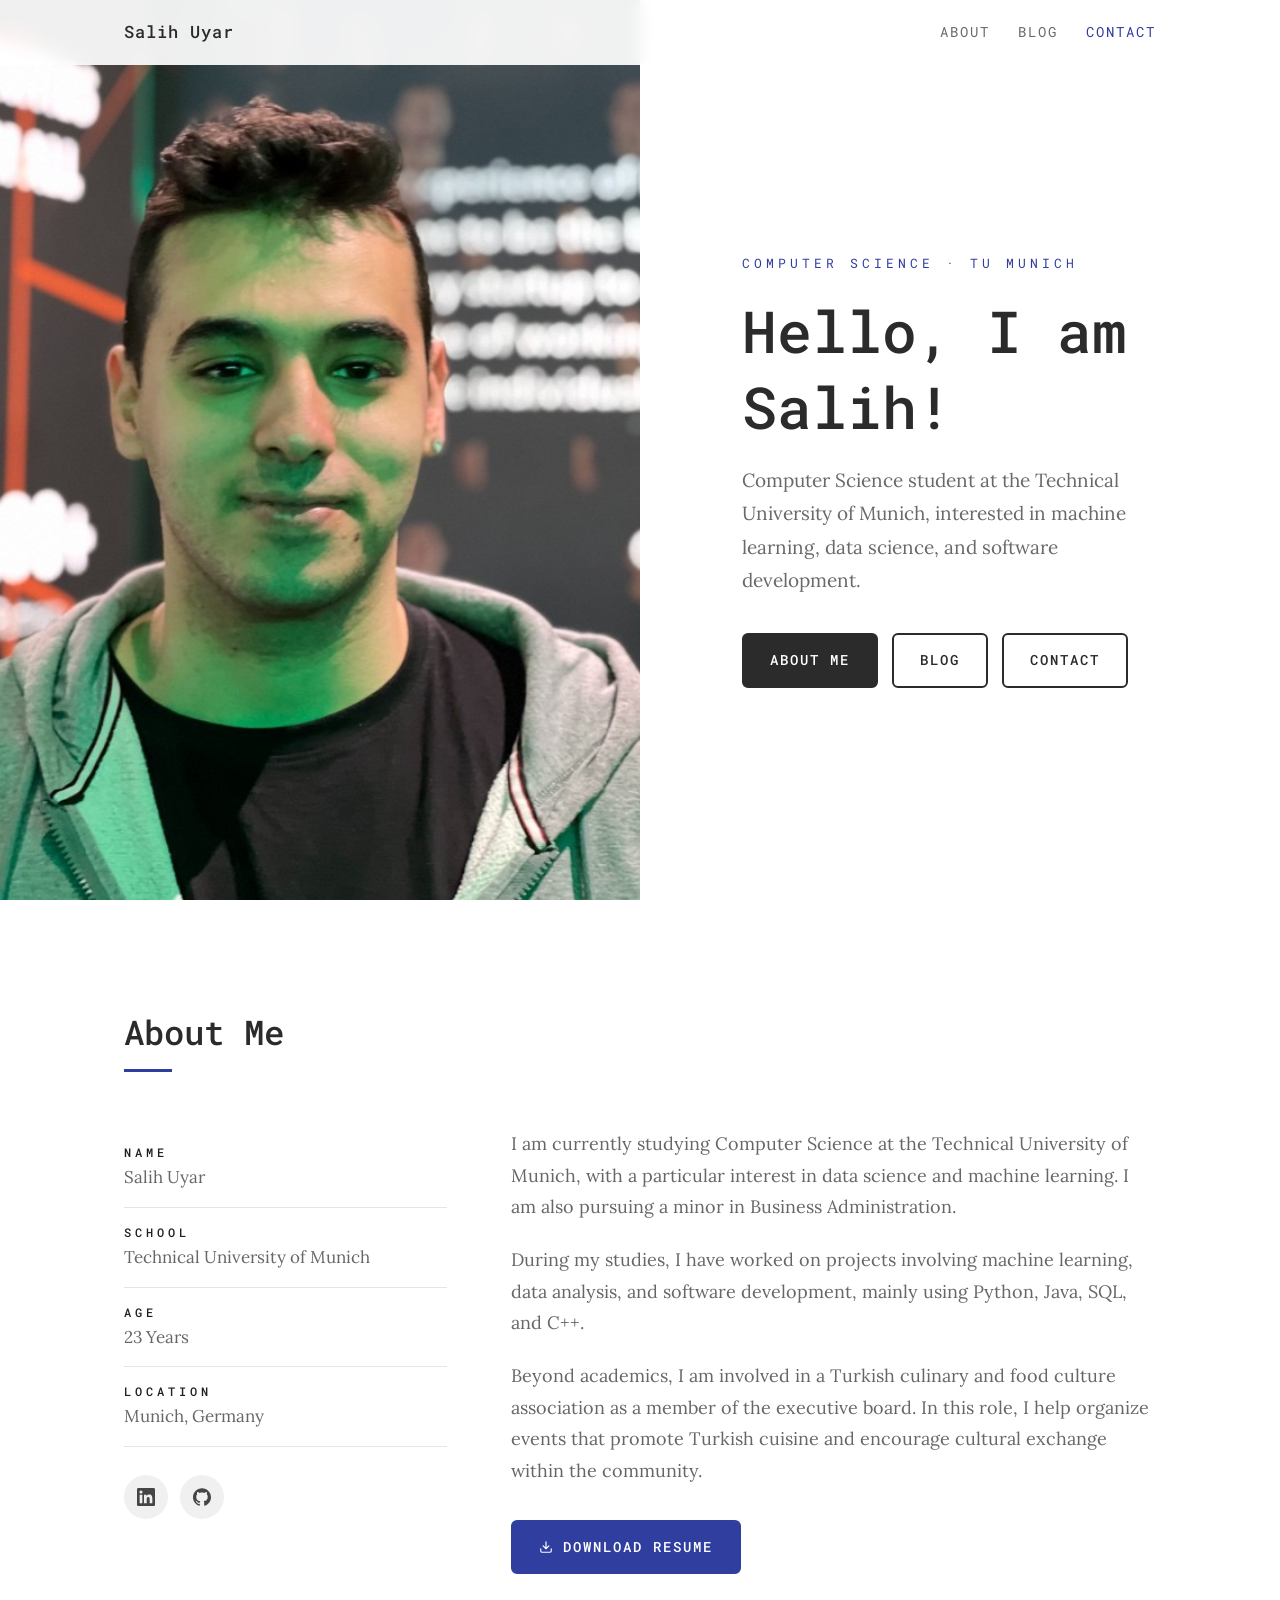
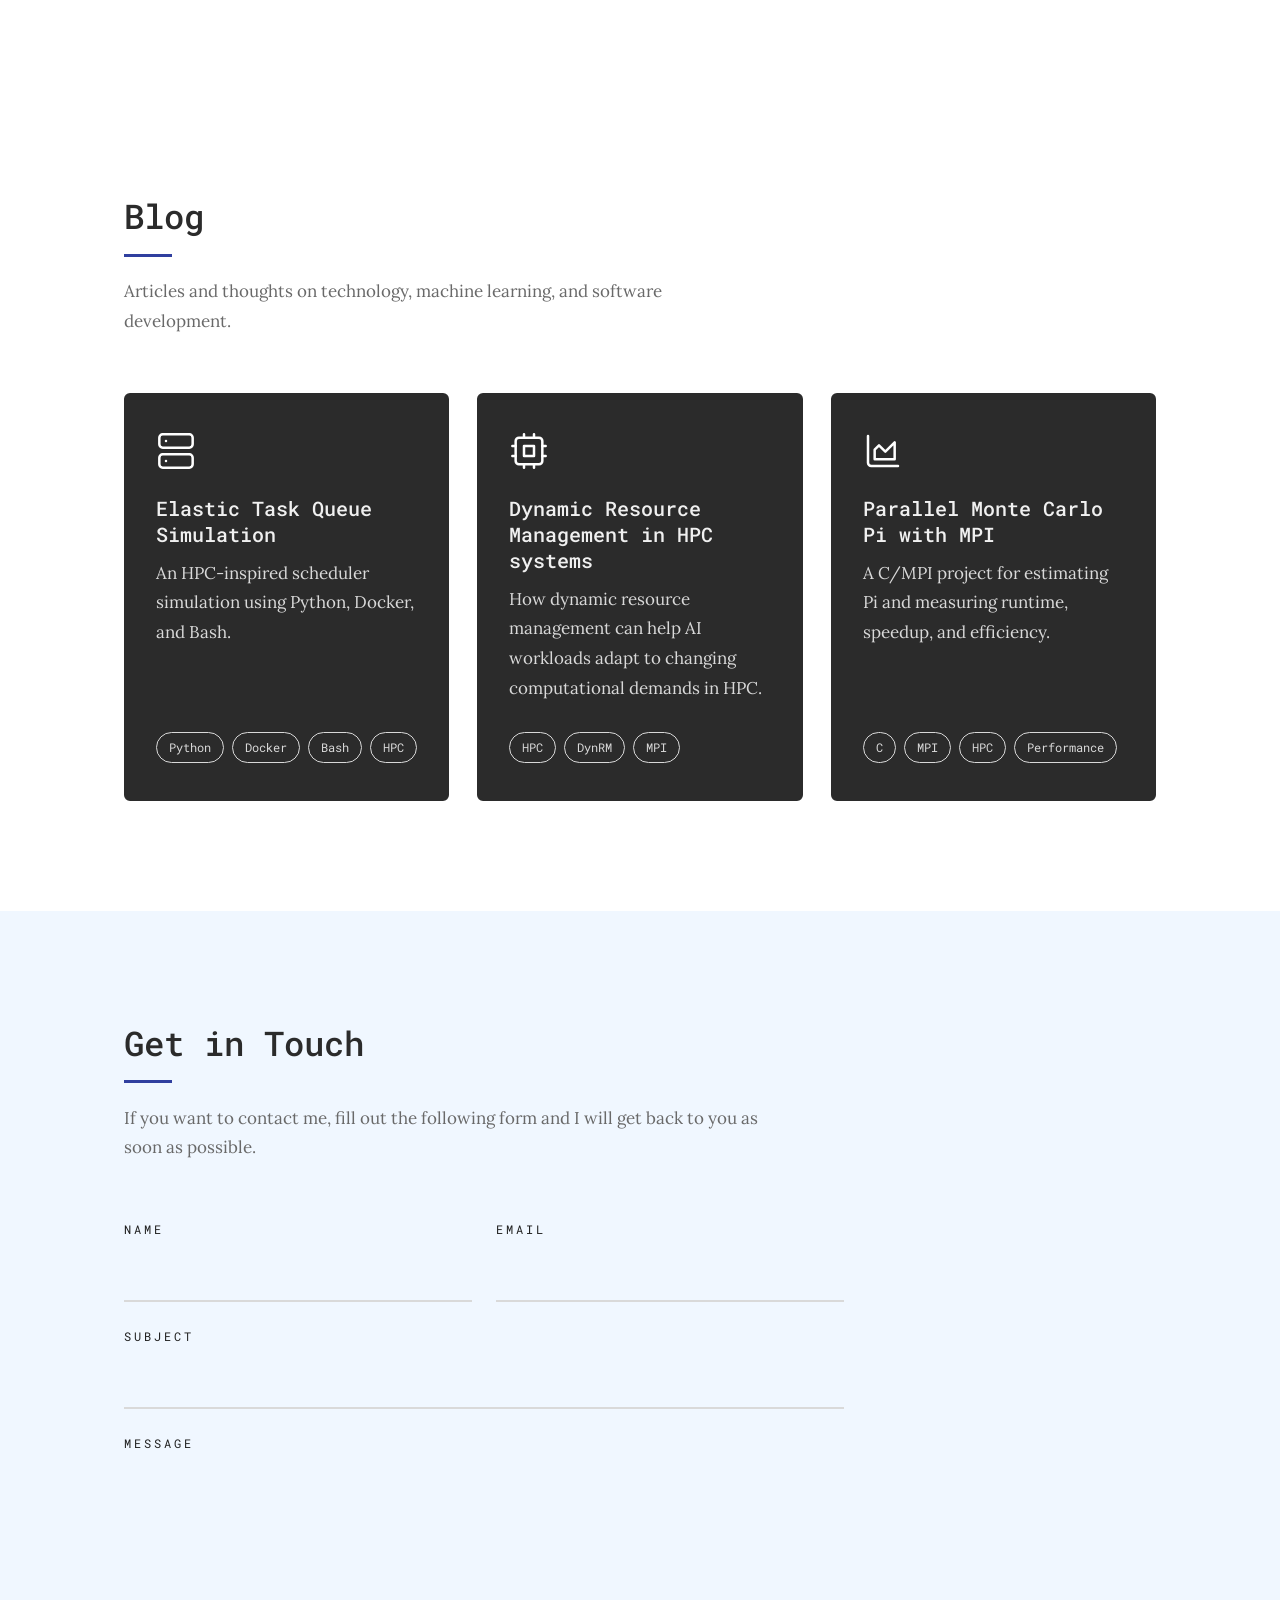
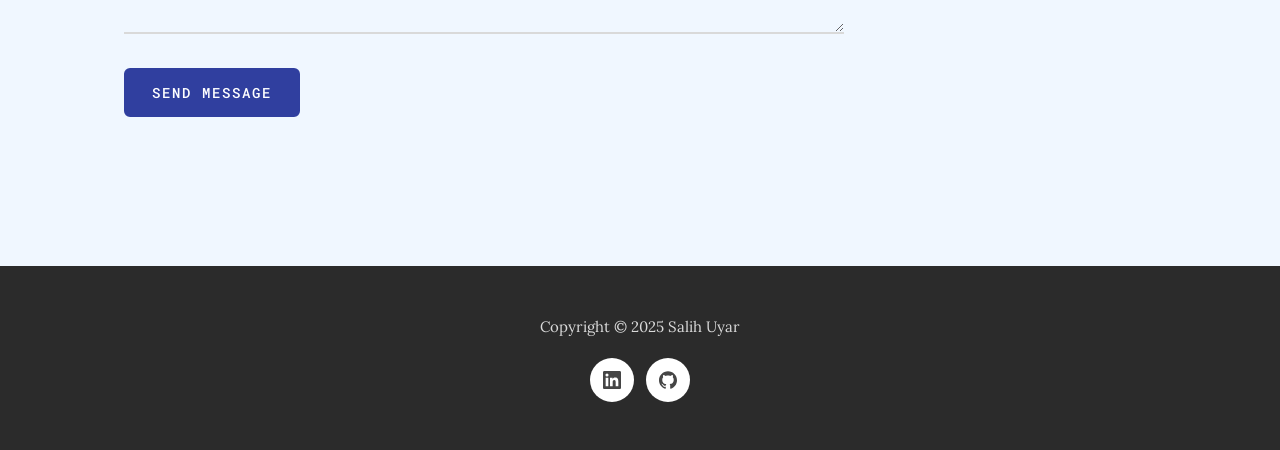
<file: index.html>
<!DOCTYPE html>
<html lang="en">

<head>
    <meta charset="UTF-8">
    <meta name="viewport" content="width=device-width, initial-scale=1.0">

    <meta name="google-site-verification" content="fWH8xmeEzrfW56pmObDDENPOhvNHzvVaJUzJxGHtKW8">
    <meta name="description" content="Salih Uyar is a Computer Science student at the Technical University of Munich, interested in machine learning, data science, and software development.">
    <meta name="classification" content="Personal">
    <meta name="robots" content="ALL">
    <meta name="distribution" content="Global">
    <meta name="rating" content="Safe For Kids">
    <meta name="copyright" content="2025, Salih Uyar">
    <meta name="author" content="Salih Uyar">

    <title>Salih Uyar's Personal Website</title>

    <link rel="preconnect" href="https://fonts.googleapis.com">
    <link rel="preconnect" href="https://fonts.gstatic.com" crossorigin>
    <link rel="stylesheet" href="https://fonts.googleapis.com/css2?family=Lora:ital,wght@0,400;0,700;1,400&family=Roboto+Mono:wght@400;500&display=swap">
    <link rel="stylesheet" href="css/style.css">
</head>

<body>

<svg xmlns="http://www.w3.org/2000/svg" style="display:none">
    <symbol id="i-github" viewBox="0 0 24 24">
        <path d="M12 .297c-6.63 0-12 5.373-12 12 0 5.303 3.438 9.8 8.205 11.385.6.113.82-.258.82-.577 0-.285-.01-1.04-.015-2.04-3.338.724-4.042-1.61-4.042-1.61C4.422 18.07 3.633 17.7 3.633 17.7c-1.087-.744.084-.729.084-.729 1.205.084 1.838 1.236 1.838 1.236 1.07 1.835 2.809 1.305 3.495.998.108-.776.417-1.305.76-1.605-2.665-.3-5.466-1.332-5.466-5.93 0-1.31.465-2.38 1.235-3.22-.135-.303-.54-1.523.105-3.176 0 0 1.005-.322 3.3 1.23.96-.267 1.98-.399 3-.405 1.02.006 2.04.138 3 .405 2.28-1.552 3.285-1.23 3.285-1.23.645 1.653.24 2.873.12 3.176.765.84 1.23 1.91 1.23 3.22 0 4.61-2.805 5.625-5.475 5.92.42.36.81 1.096.81 2.22 0 1.606-.015 2.896-.015 3.286 0 .315.21.69.825.57C20.565 22.092 24 17.592 24 12.297c0-6.627-5.373-12-12-12"/>
    </symbol>
    <symbol id="i-linkedin" viewBox="0 0 24 24">
        <path d="M20.447 20.452h-3.554v-5.569c0-1.328-.027-3.037-1.852-3.037-1.853 0-2.136 1.445-2.136 2.939v5.667H9.351V9h3.414v1.561h.046c.477-.9 1.637-1.85 3.37-1.85 3.601 0 4.267 2.37 4.267 5.455v6.286zM5.337 7.433a2.062 2.062 0 1 1 0-4.125 2.062 2.062 0 0 1 0 4.125zm1.782 13.019H3.555V9h3.564v11.452zM22.225 0H1.771C.792 0 0 .774 0 1.729v20.542C0 23.227.792 24 1.771 24h20.451C23.2 24 24 23.227 24 22.271V1.729C24 .774 23.2 0 22.222 0h.003z"/>
    </symbol>
    <symbol id="i-server" viewBox="0 0 24 24">
        <g fill="none" stroke="currentColor" stroke-width="1.5" stroke-linecap="round" stroke-linejoin="round">
            <rect x="2" y="2" width="20" height="8" rx="2"/>
            <rect x="2" y="14" width="20" height="8" rx="2"/>
            <path d="M6 6h.01M6 18h.01"/>
        </g>
    </symbol>
    <symbol id="i-cpu" viewBox="0 0 24 24">
        <g fill="none" stroke="currentColor" stroke-width="1.5" stroke-linecap="round" stroke-linejoin="round">
            <rect x="4" y="4" width="16" height="16" rx="2"/>
            <rect x="9" y="9" width="6" height="6"/>
            <path d="M15 2v2M15 20v2M2 15h2M2 9h2M20 15h2M20 9h2M9 2v2M9 20v2"/>
        </g>
    </symbol>
    <symbol id="i-chart" viewBox="0 0 24 24">
        <g fill="none" stroke="currentColor" stroke-width="1.5" stroke-linecap="round" stroke-linejoin="round">
            <path d="M3 3v16a2 2 0 0 0 2 2h16"/>
            <path d="M7 11.2l2.6-2.6 3.8 3.8 5.6-5.6V17H7z"/>
        </g>
    </symbol>
    <symbol id="i-download" viewBox="0 0 24 24">
        <g fill="none" stroke="currentColor" stroke-width="2" stroke-linecap="round" stroke-linejoin="round">
            <path d="M21 15v4a2 2 0 0 1-2 2H5a2 2 0 0 1-2-2v-4M7 10l5 5 5-5M12 15V3"/>
        </g>
    </symbol>
</svg>


<nav class="nav" id="nav">
    <div class="container">
        <a href="#home" class="nav-brand">Salih Uyar</a>
        <ul class="nav-links">
            <li><a href="#about">About</a></li>
            <li><a href="#blog">Blog</a></li>
            <li><a href="#contact">Contact</a></li>
        </ul>
    </div>
</nav>


<header class="hero" id="home">
    <div class="hero-photo" role="img" aria-label="Photo of Salih Uyar"></div>

    <div class="hero-text">
        <p class="eyebrow reveal">Computer Science · TU Munich</p>
        <h1 class="reveal">Hello, I am Salih!</h1>
        <p class="hero-lead reveal">
            Computer Science student at the Technical University of Munich,
            interested in machine learning, data science, and software development.
        </p>
        <div class="hero-actions reveal">
            <a href="#about" class="btn">About Me</a>
            <a href="#blog" class="btn btn-outline">Blog</a>
            <a href="#contact" class="btn btn-outline">Contact</a>
        </div>
    </div>
</header>


<main>

<section class="section" id="about">
    <div class="container">

        <div class="section-head reveal">
            <h2>About Me</h2>
        </div>

        <div class="about-grid">

            <div class="reveal">
                <ul class="info-list">
                    <li><strong>Name</strong><span>Salih Uyar</span></li>
                    <li><strong>School</strong><span>Technical University of Munich</span></li>
                    <li><strong>Age</strong><span>23 Years</span></li>
                    <li><strong>Location</strong><span>Munich, Germany</span></li>
                </ul>

                <ul class="social">
                    <li>
                        <a href="https://www.linkedin.com/in/salih-uyar-aa7991231/" target="_blank" rel="noopener" aria-label="LinkedIn">
                            <svg class="icon"><use href="#i-linkedin"/></svg>
                        </a>
                    </li>
                    <li>
                        <a href="https://github.com/salihuyar38" target="_blank" rel="noopener" aria-label="GitHub">
                            <svg class="icon"><use href="#i-github"/></svg>
                        </a>
                    </li>
                </ul>
            </div>

            <div class="about-text reveal">
                <p>
                    I am currently studying Computer Science at the
                    Technical University of Munich, with a particular
                    interest in data science and machine learning.
                    I am also pursuing a minor in Business Administration.
                </p>
                <p>
                    During my studies, I have worked on projects involving
                    machine learning, data analysis, and software
                    development, mainly using Python, Java, SQL, and C++.
                </p>
                <p>
                    Beyond academics, I am involved in a Turkish culinary
                    and food culture association as a member of the
                    executive board. In this role, I help organize events
                    that promote Turkish cuisine and encourage cultural
                    exchange within the community.
                </p>

                <a href="images/Resume.pdf" class="btn btn-accent" target="_blank" download="Salih Uyar Resume">
                    <svg class="icon"><use href="#i-download"/></svg>
                    Download Resume
                </a>
            </div>

        </div>

    </div>
</section>


<section class="section" id="blog">
    <div class="container">

        <div class="section-head reveal">
            <h2>Blog</h2>
            <p>
                Articles and thoughts on technology,
                machine learning, and software development.
            </p>
        </div>

        <div class="cards">

            <a class="card reveal" href="blog/hpc-elastic-task-queue.html">
                <svg class="icon"><use href="#i-server"/></svg>
                <h3>Elastic Task Queue Simulation</h3>
                <p>
                    An HPC-inspired scheduler simulation using
                    Python, Docker, and Bash.
                </p>
                <ul class="tags">
                    <li>Python</li>
                    <li>Docker</li>
                    <li>Bash</li>
                    <li>HPC</li>
                </ul>
            </a>

            <a class="card reveal" href="blog/dynrm-dynamic-resource-management.html">
                <svg class="icon"><use href="#i-cpu"/></svg>
                <h3>Dynamic Resource Management in HPC systems</h3>
                <p>
                    How dynamic resource management can help
                    AI workloads adapt to changing computational
                    demands in HPC.
                </p>
                <ul class="tags">
                    <li>HPC</li>
                    <li>DynRM</li>
                    <li>MPI</li>
                </ul>
            </a>

            <a class="card reveal" href="blog/monte-carlo-pi-mpi.html">
                <svg class="icon"><use href="#i-chart"/></svg>
                <h3>Parallel Monte Carlo Pi with MPI</h3>
                <p>
                    A C/MPI project for estimating Pi and measuring
                    runtime, speedup, and efficiency.
                </p>
                <ul class="tags">
                    <li>C</li>
                    <li>MPI</li>
                    <li>HPC</li>
                    <li>Performance</li>
                </ul>
            </a>

        </div>

    </div>
</section>


<section class="section section-tint" id="contact">
    <div class="container">

        <div class="section-head reveal">
            <h2>Get in Touch</h2>
            <p>
                If you want to contact me, fill out the following
                form and I will get back to you as soon as possible.
            </p>
        </div>

        <form
            class="contact-form reveal"
            id="contact-form"
            method="post"
            action="https://formsubmit.co/salihuyar3836@gmail.com"
        >
            <input type="hidden" name="_subject" value="New message from your website">
            <input type="hidden" name="_template" value="table">
            <input type="text" name="_honey" class="honey" tabindex="-1" autocomplete="off">

            <div class="form-row">
                <div class="field">
                    <label for="name">Name</label>
                    <input type="text" id="name" name="name" autocomplete="name" required>
                </div>
                <div class="field">
                    <label for="email">Email</label>
                    <input type="email" id="email" name="email" autocomplete="email" required>
                </div>
            </div>

            <div class="field">
                <label for="subject">Subject</label>
                <input type="text" id="subject" name="subject">
            </div>

            <div class="field">
                <label for="message">Message</label>
                <textarea id="message" name="message" rows="5" required></textarea>
            </div>

            <button type="submit" class="btn btn-accent">Send Message</button>
            <p class="form-status" id="form-status" role="status"></p>
        </form>

    </div>
</section>

</main>


<footer class="footer">
    <div class="container">
        <p>Copyright &copy; 2025 Salih Uyar</p>
        <ul class="social">
            <li>
                <a href="https://www.linkedin.com/in/salih-uyar-aa7991231" target="_blank" rel="noopener" aria-label="LinkedIn">
                    <svg class="icon"><use href="#i-linkedin"/></svg>
                </a>
            </li>
            <li>
                <a href="https://github.com/salihuyar38" target="_blank" rel="noopener" aria-label="GitHub">
                    <svg class="icon"><use href="#i-github"/></svg>
                </a>
            </li>
        </ul>
    </div>
</footer>


<script src="js/main.js"></script>

</body>

</html>
</file>
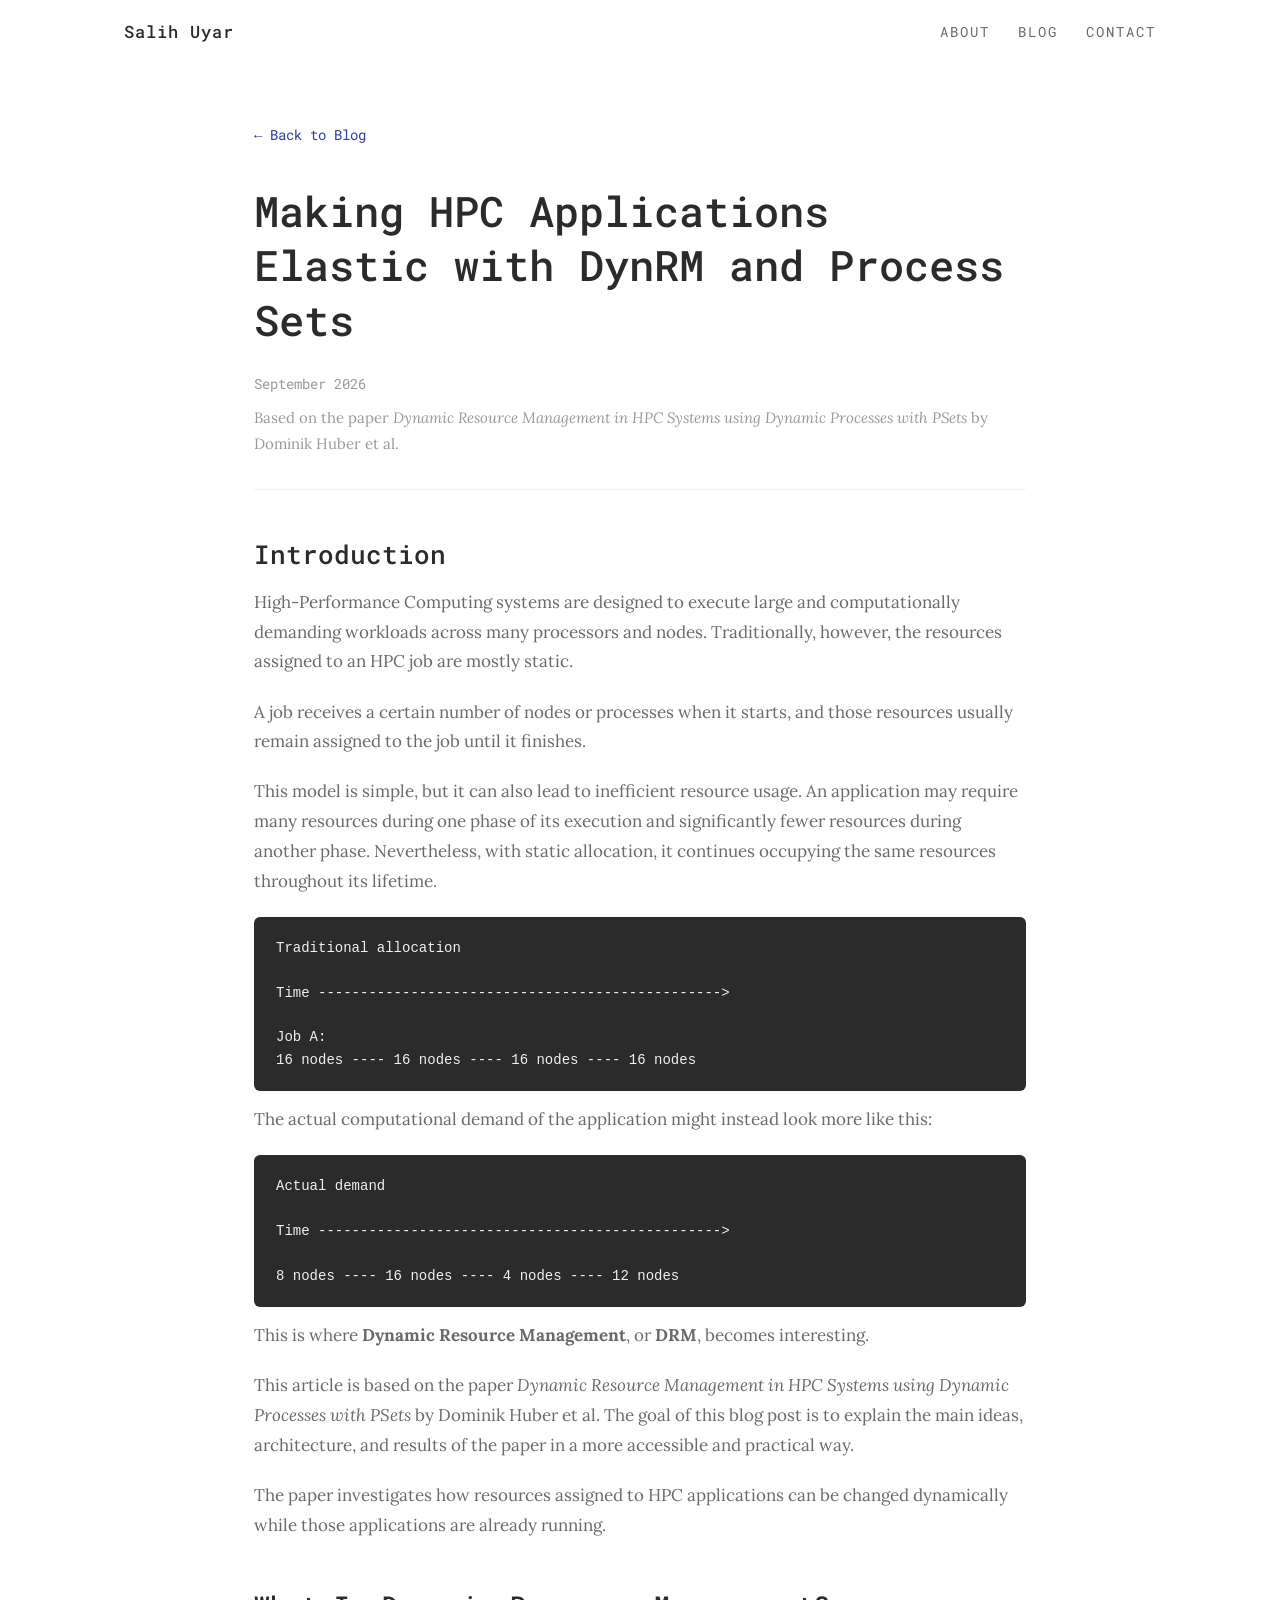
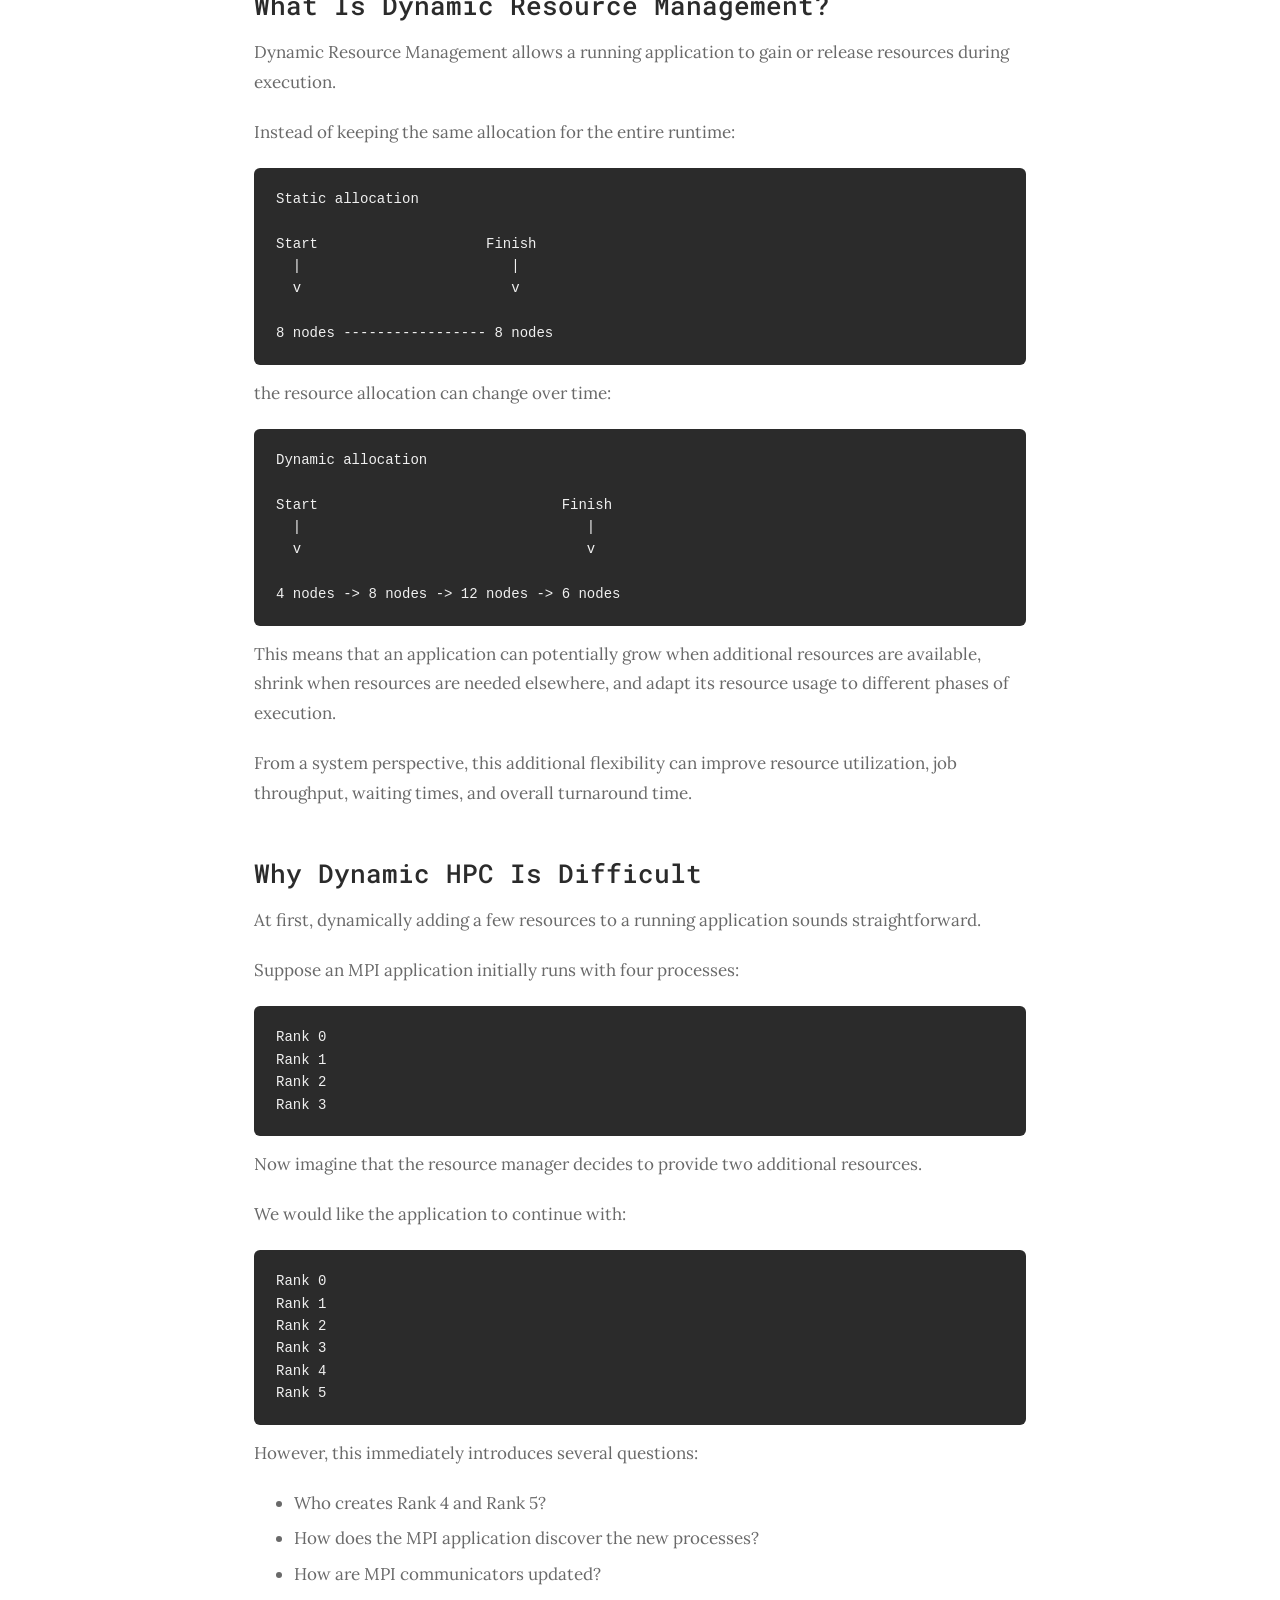
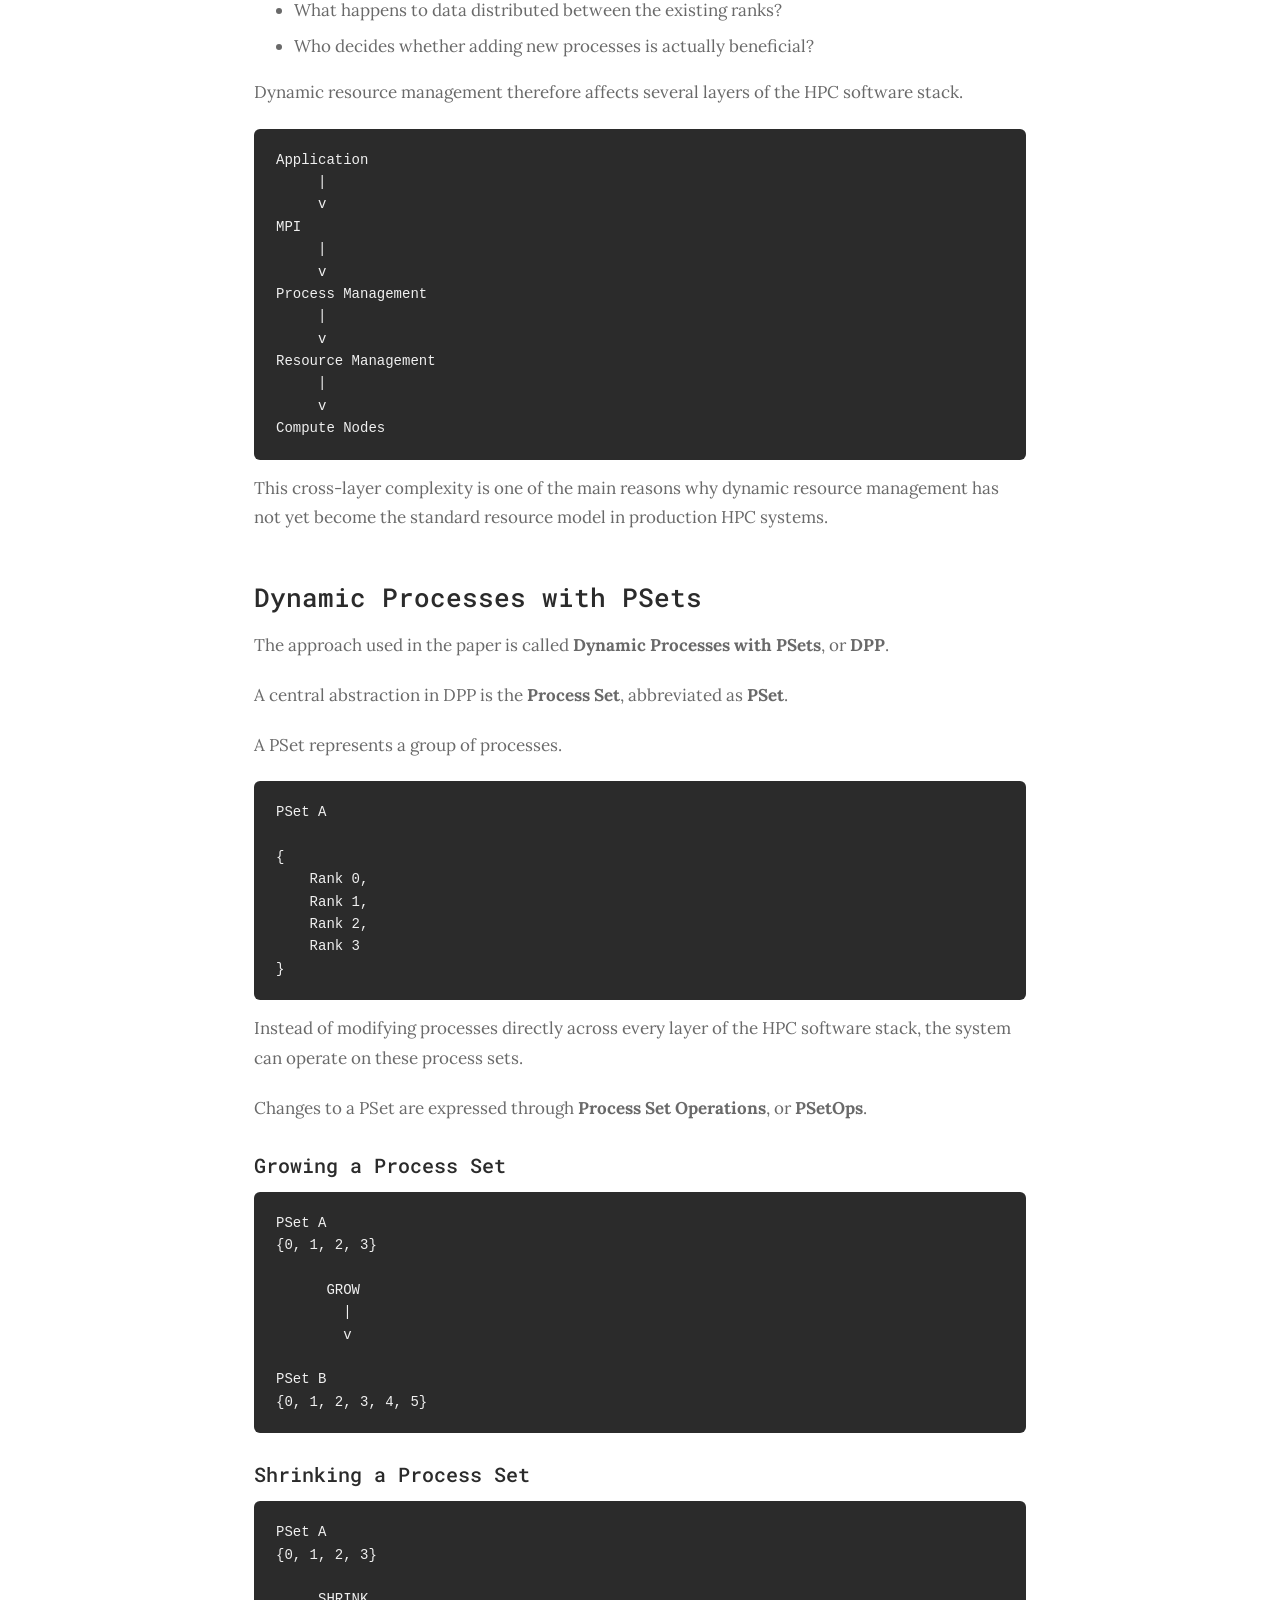
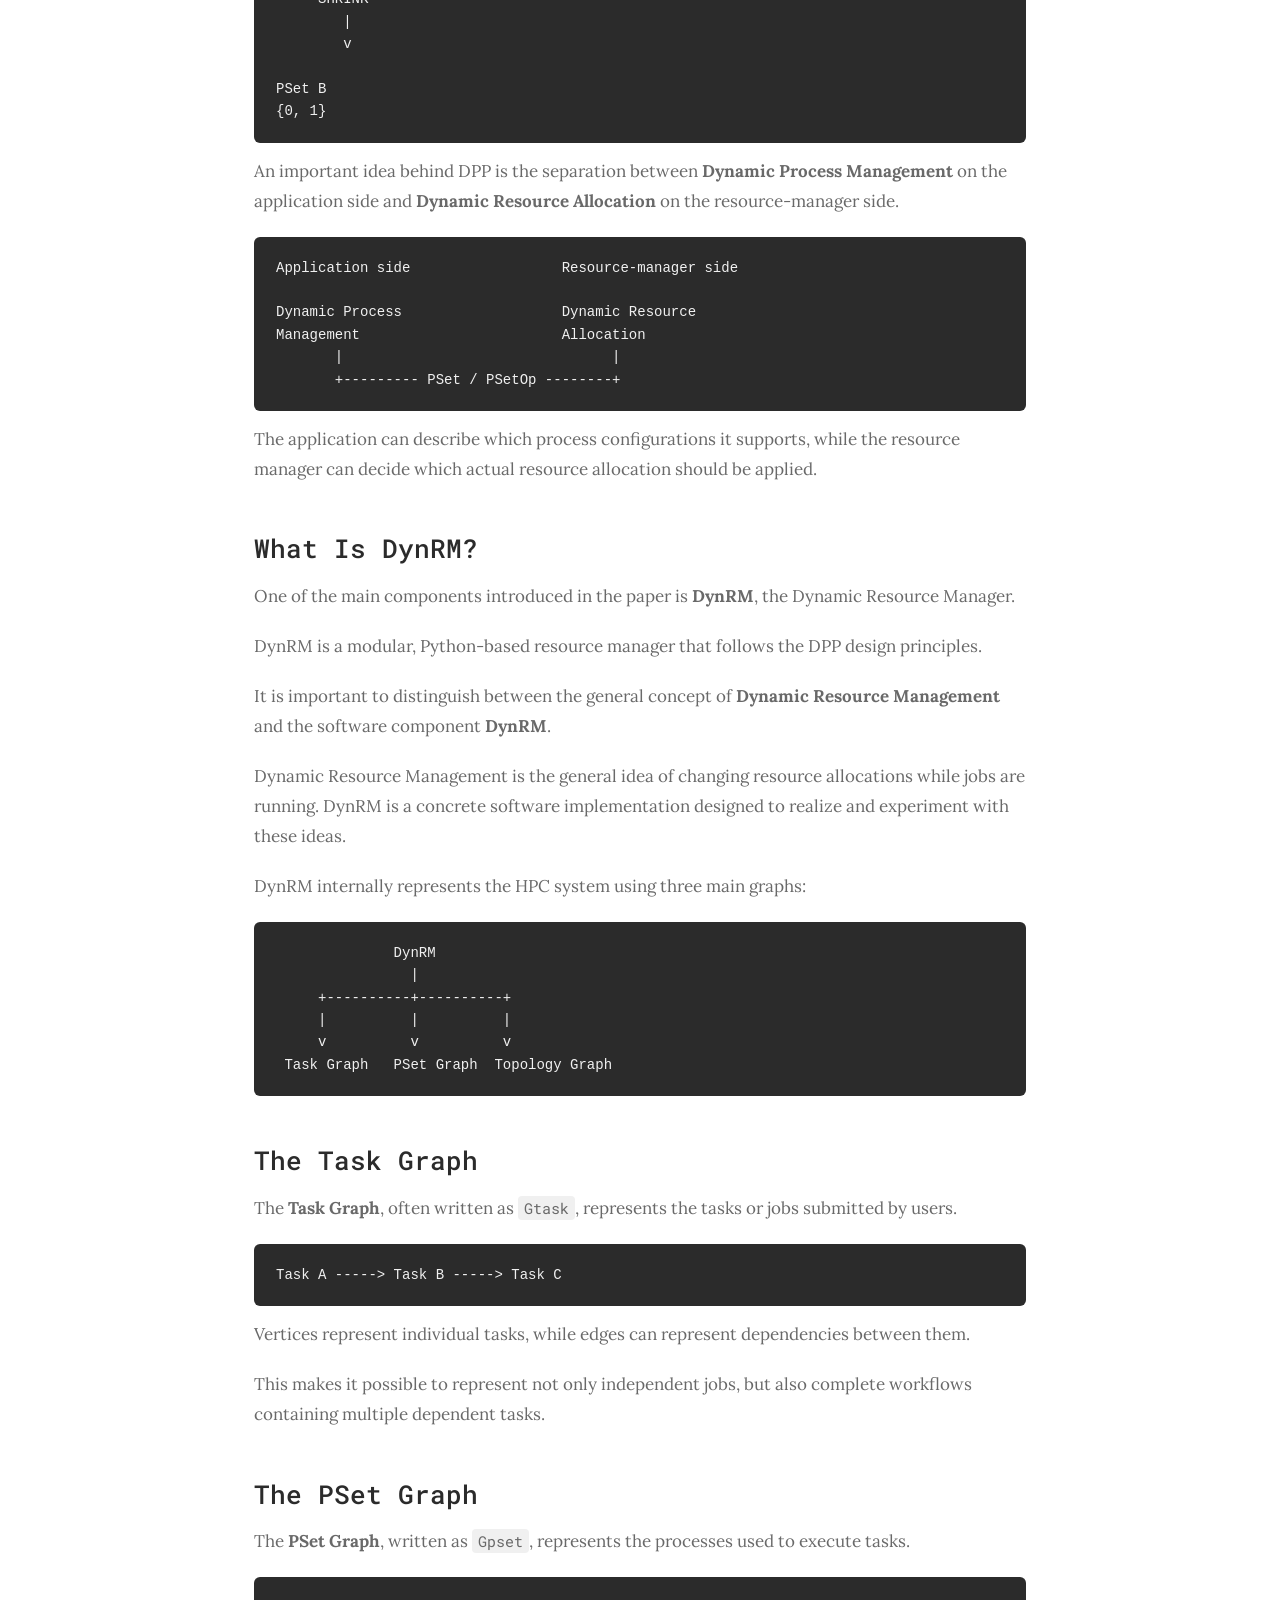
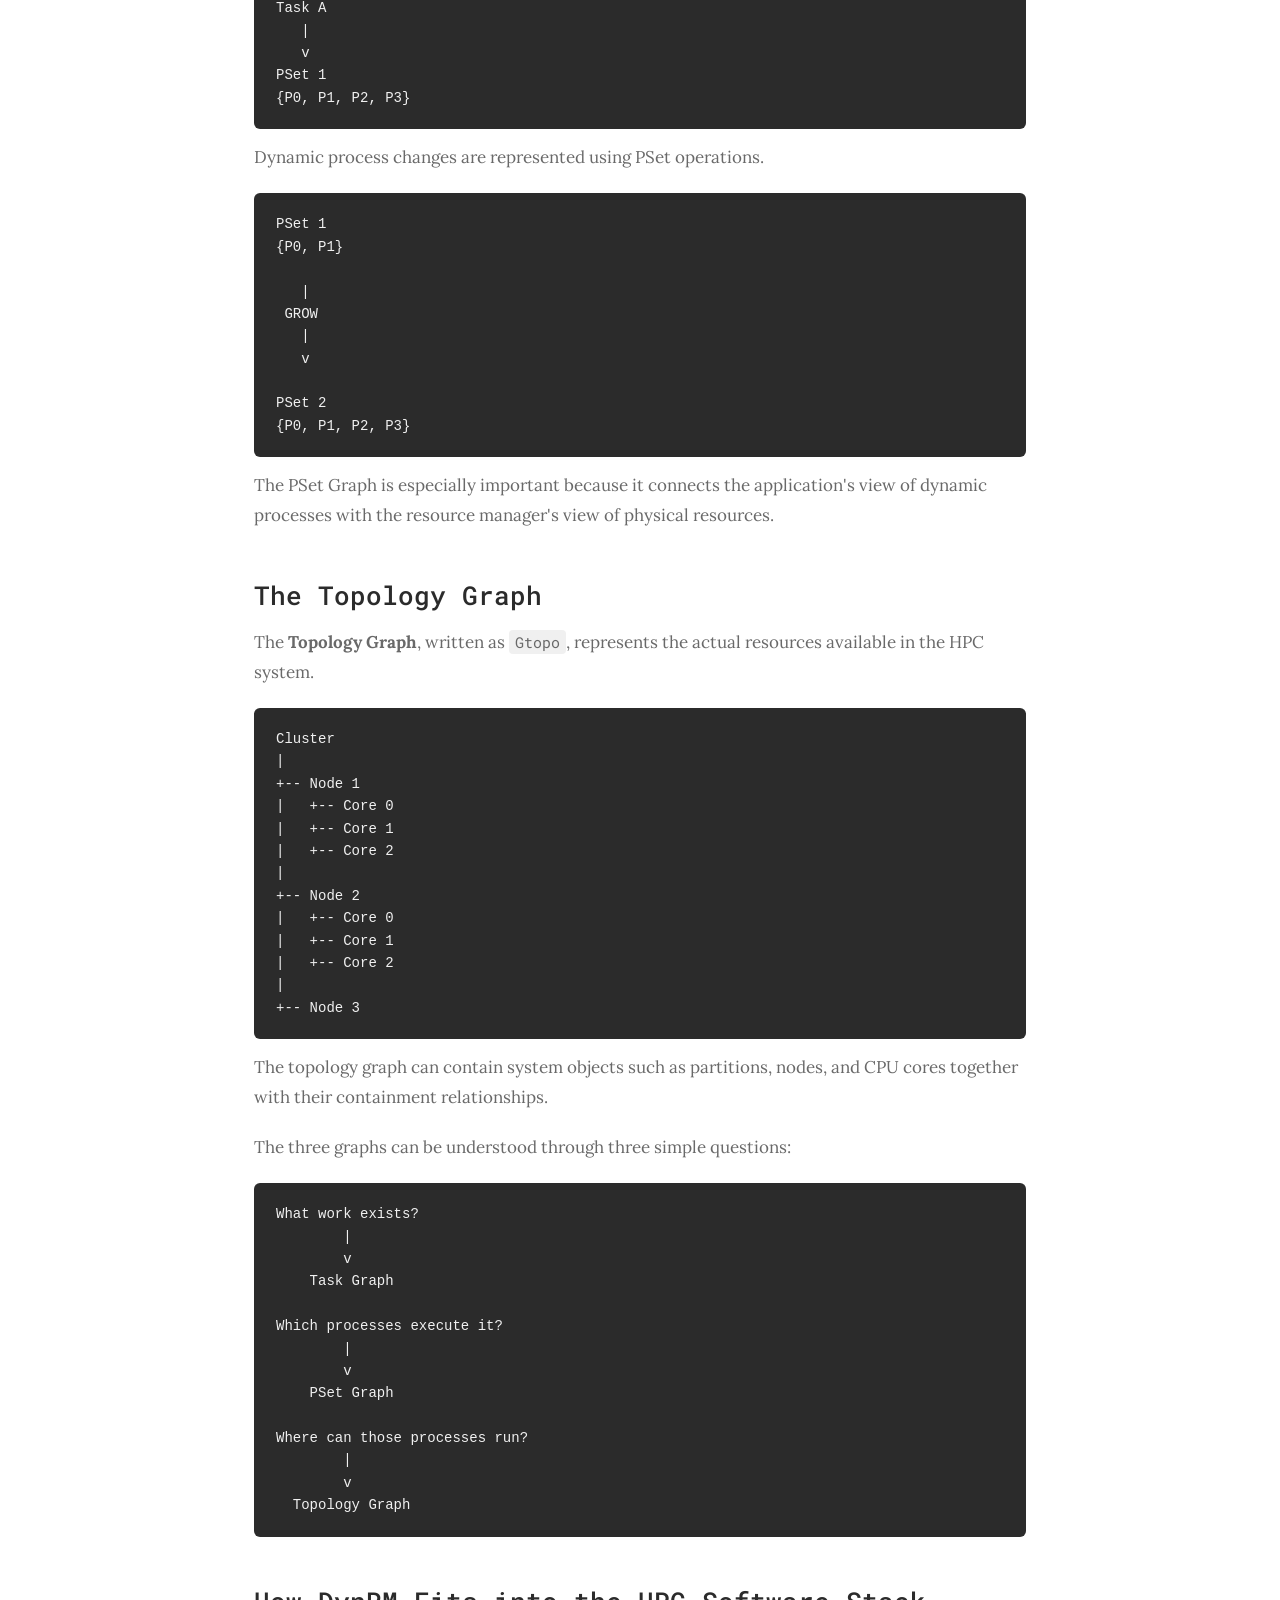
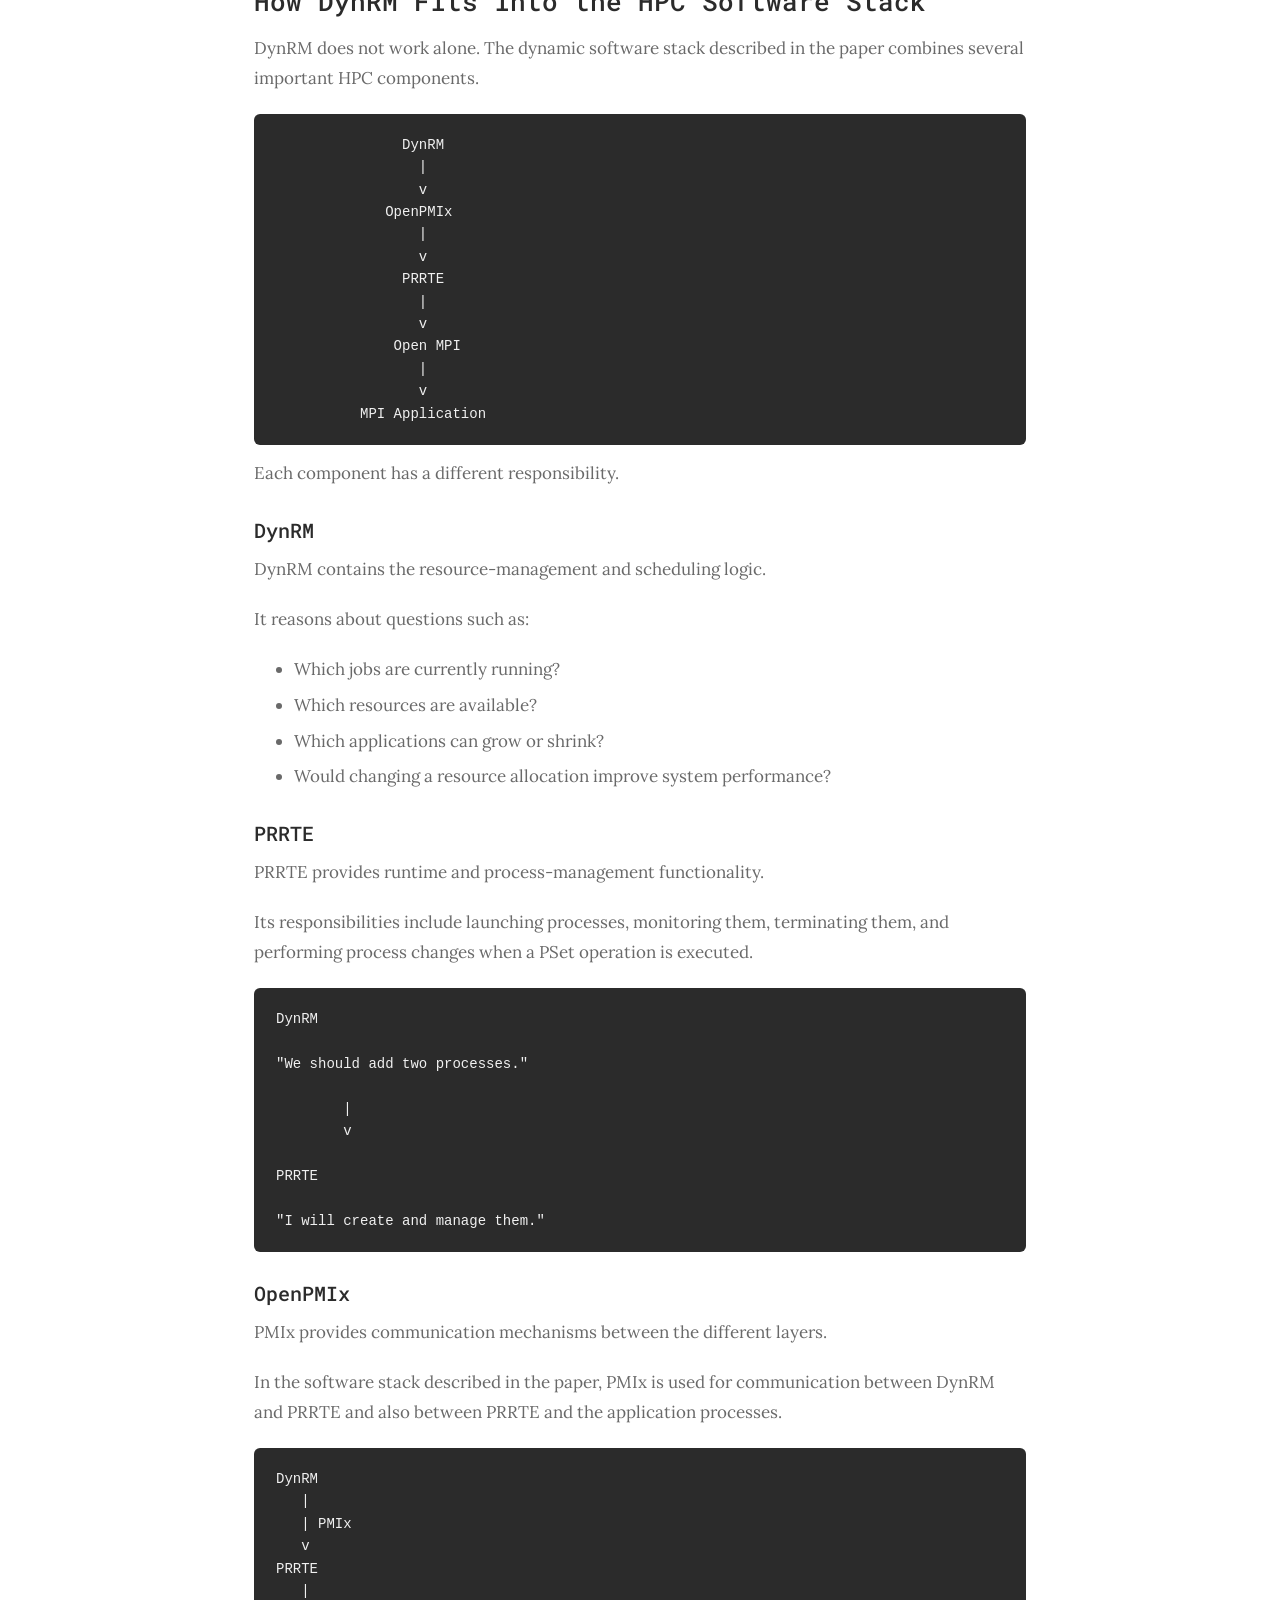
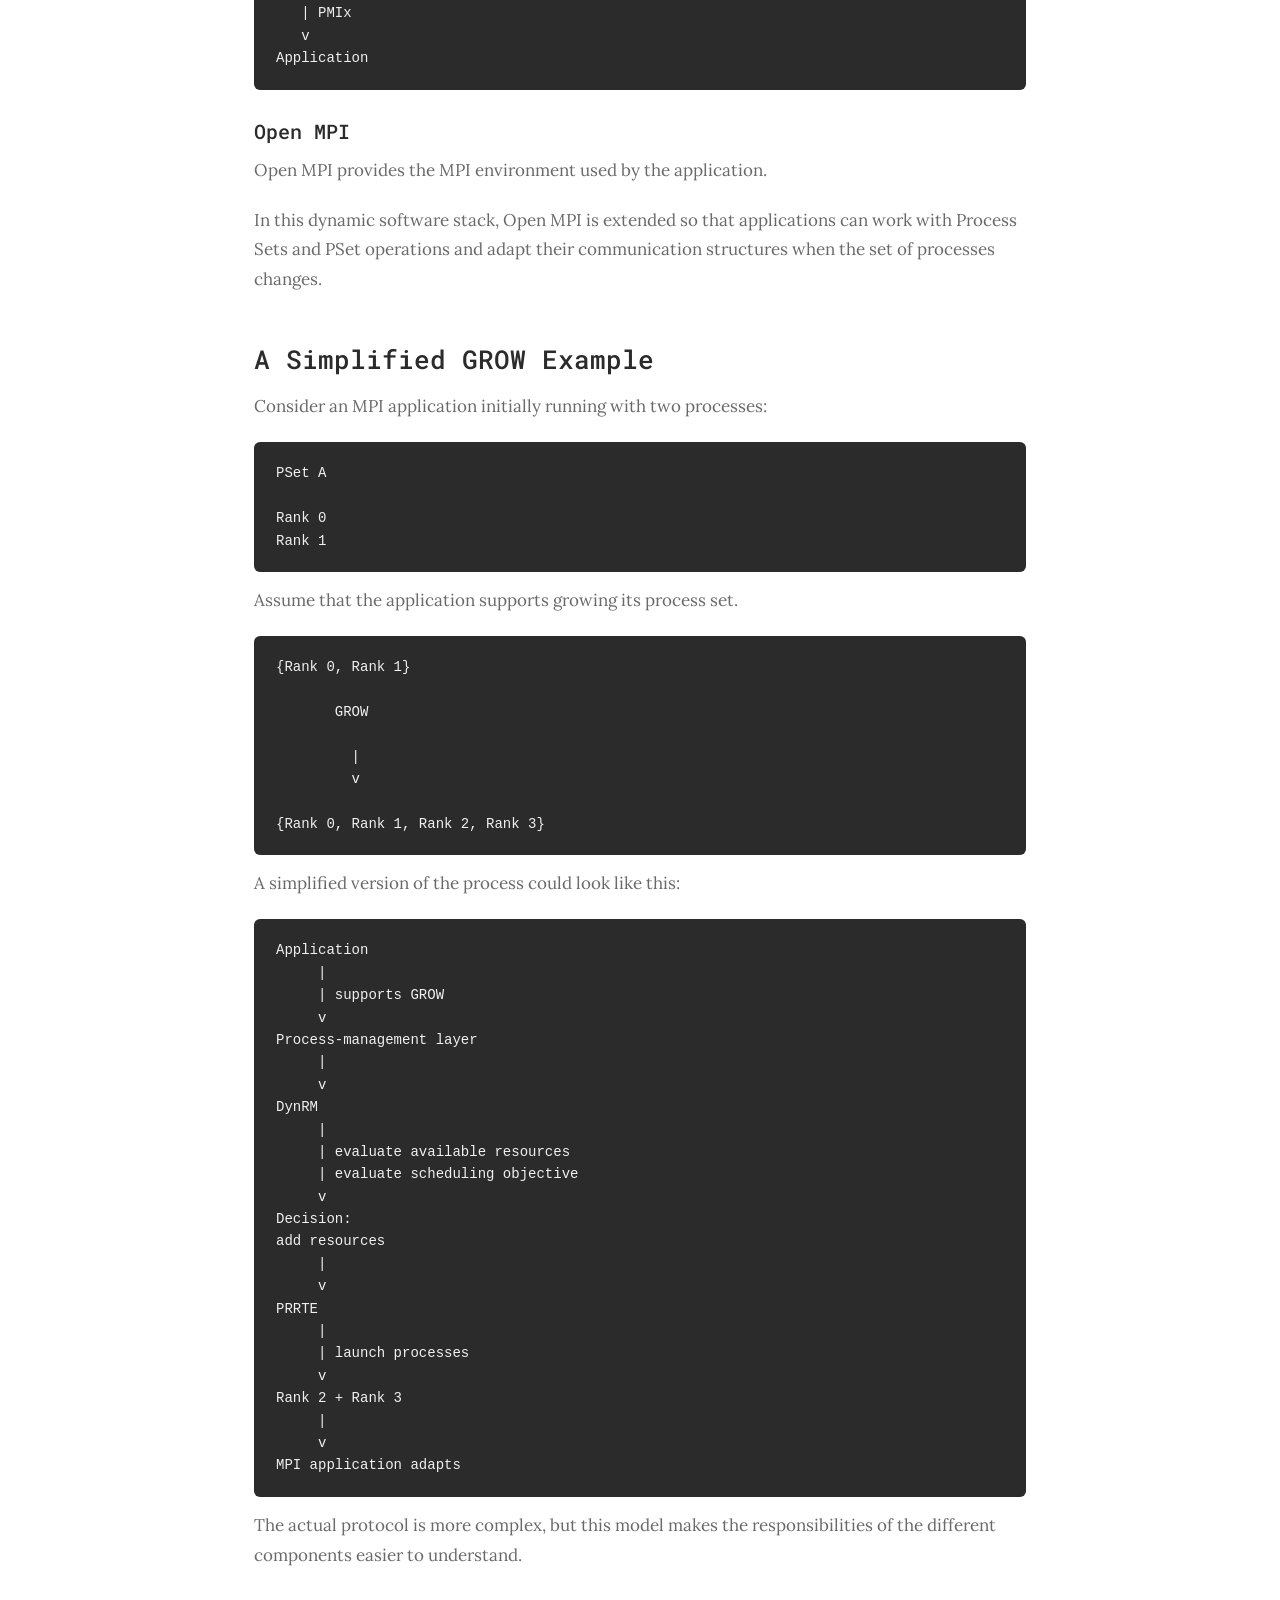
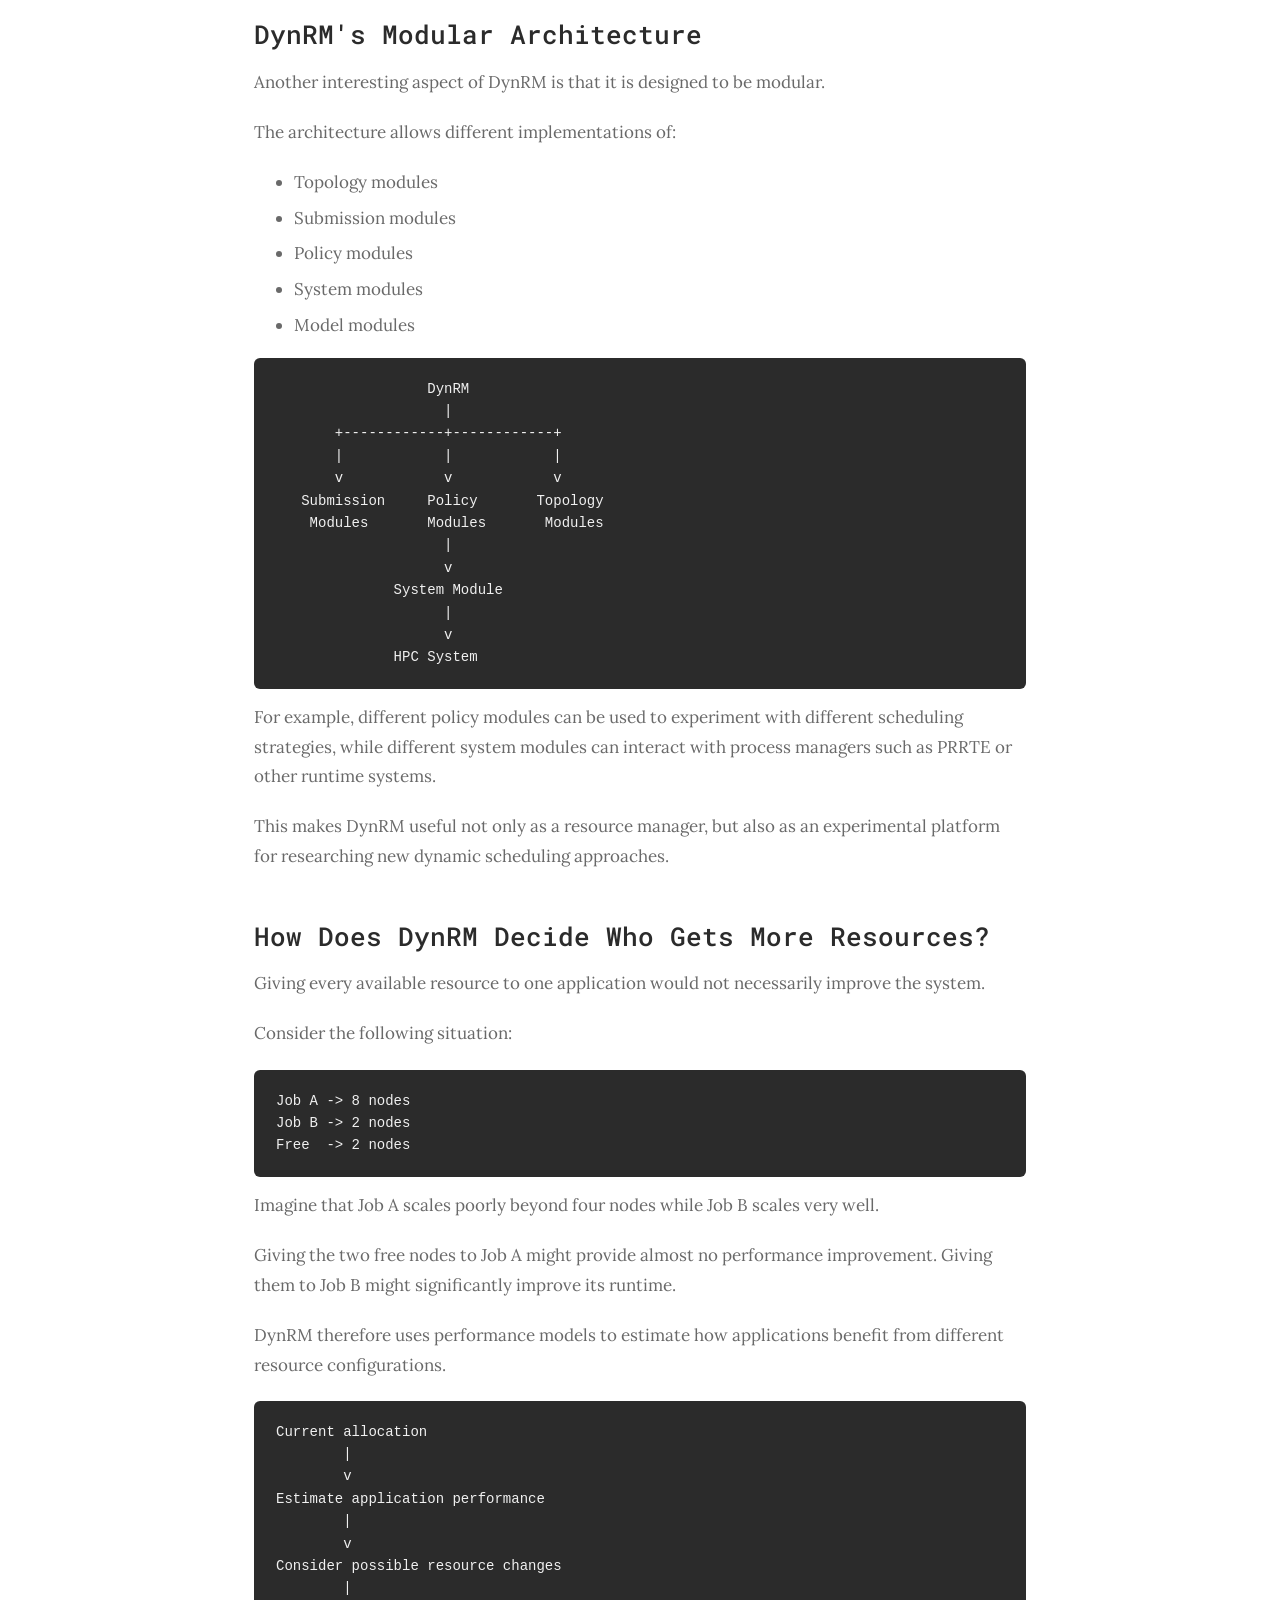
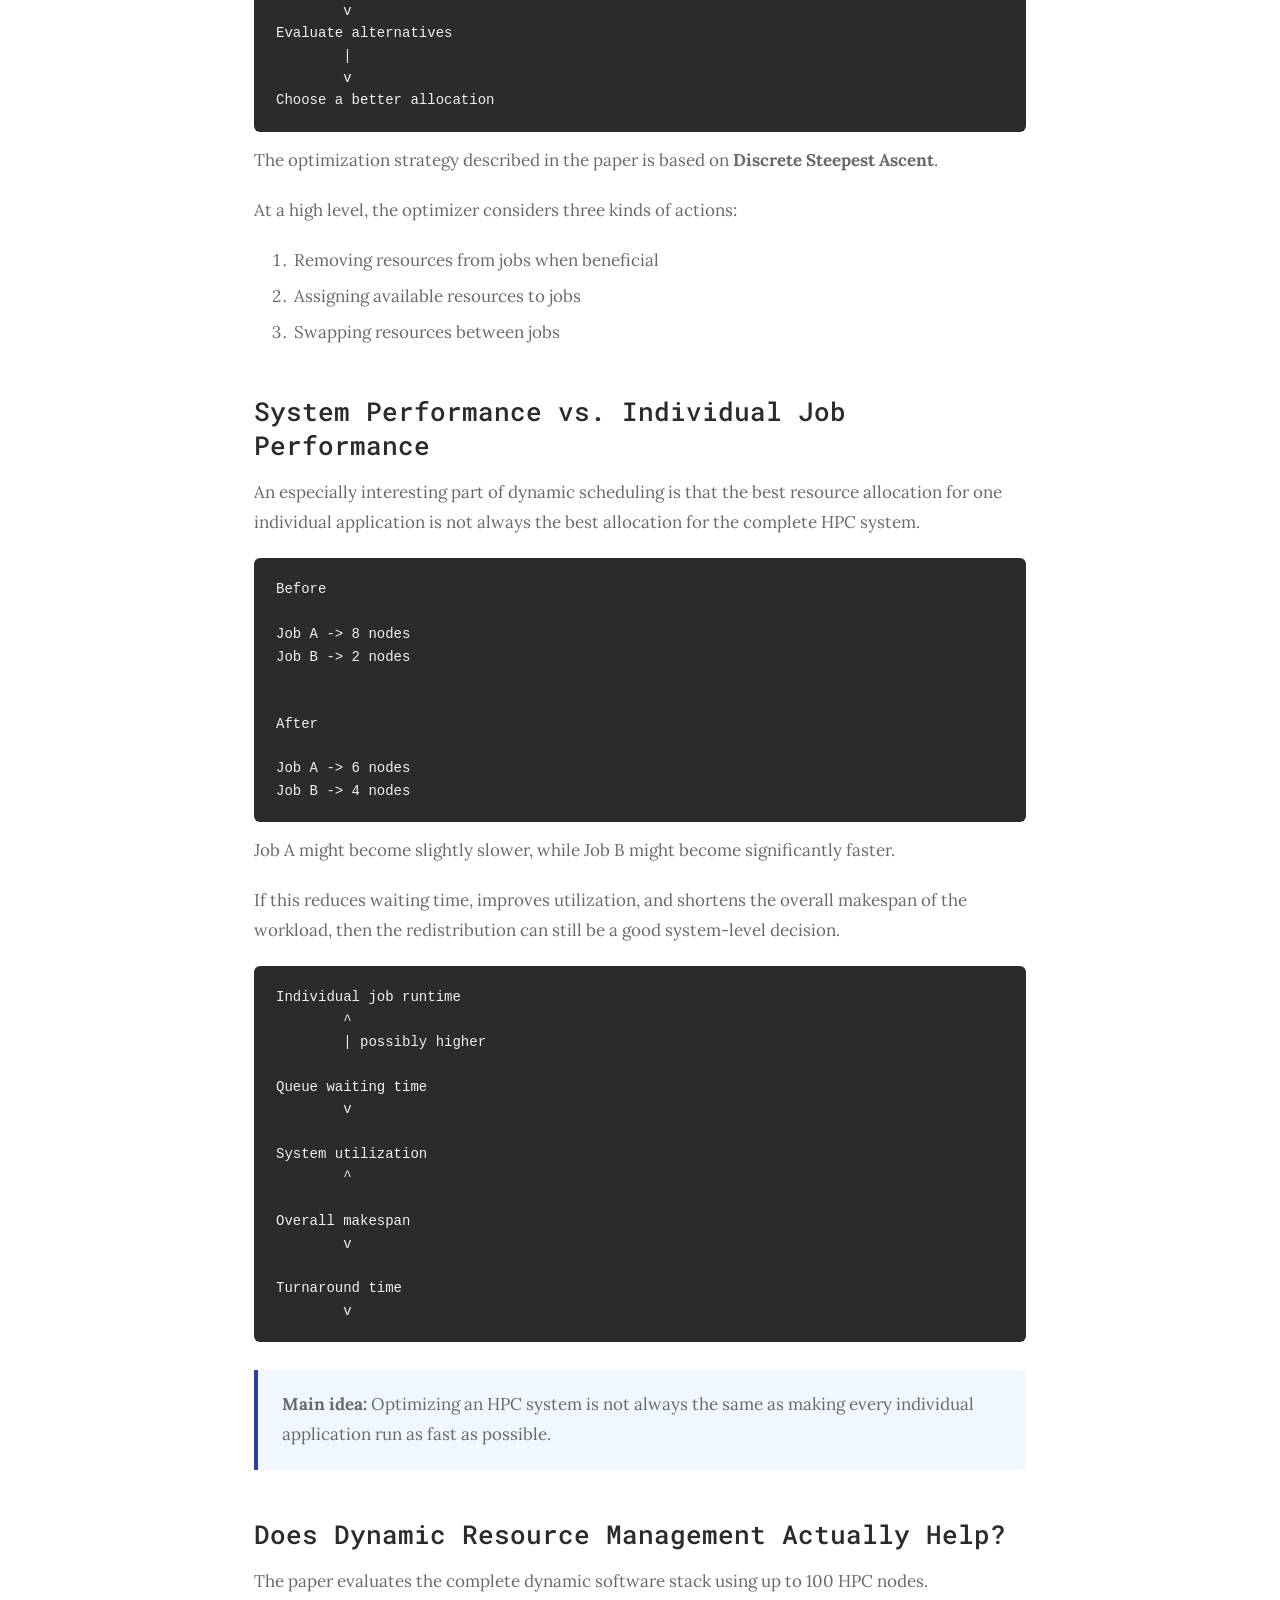
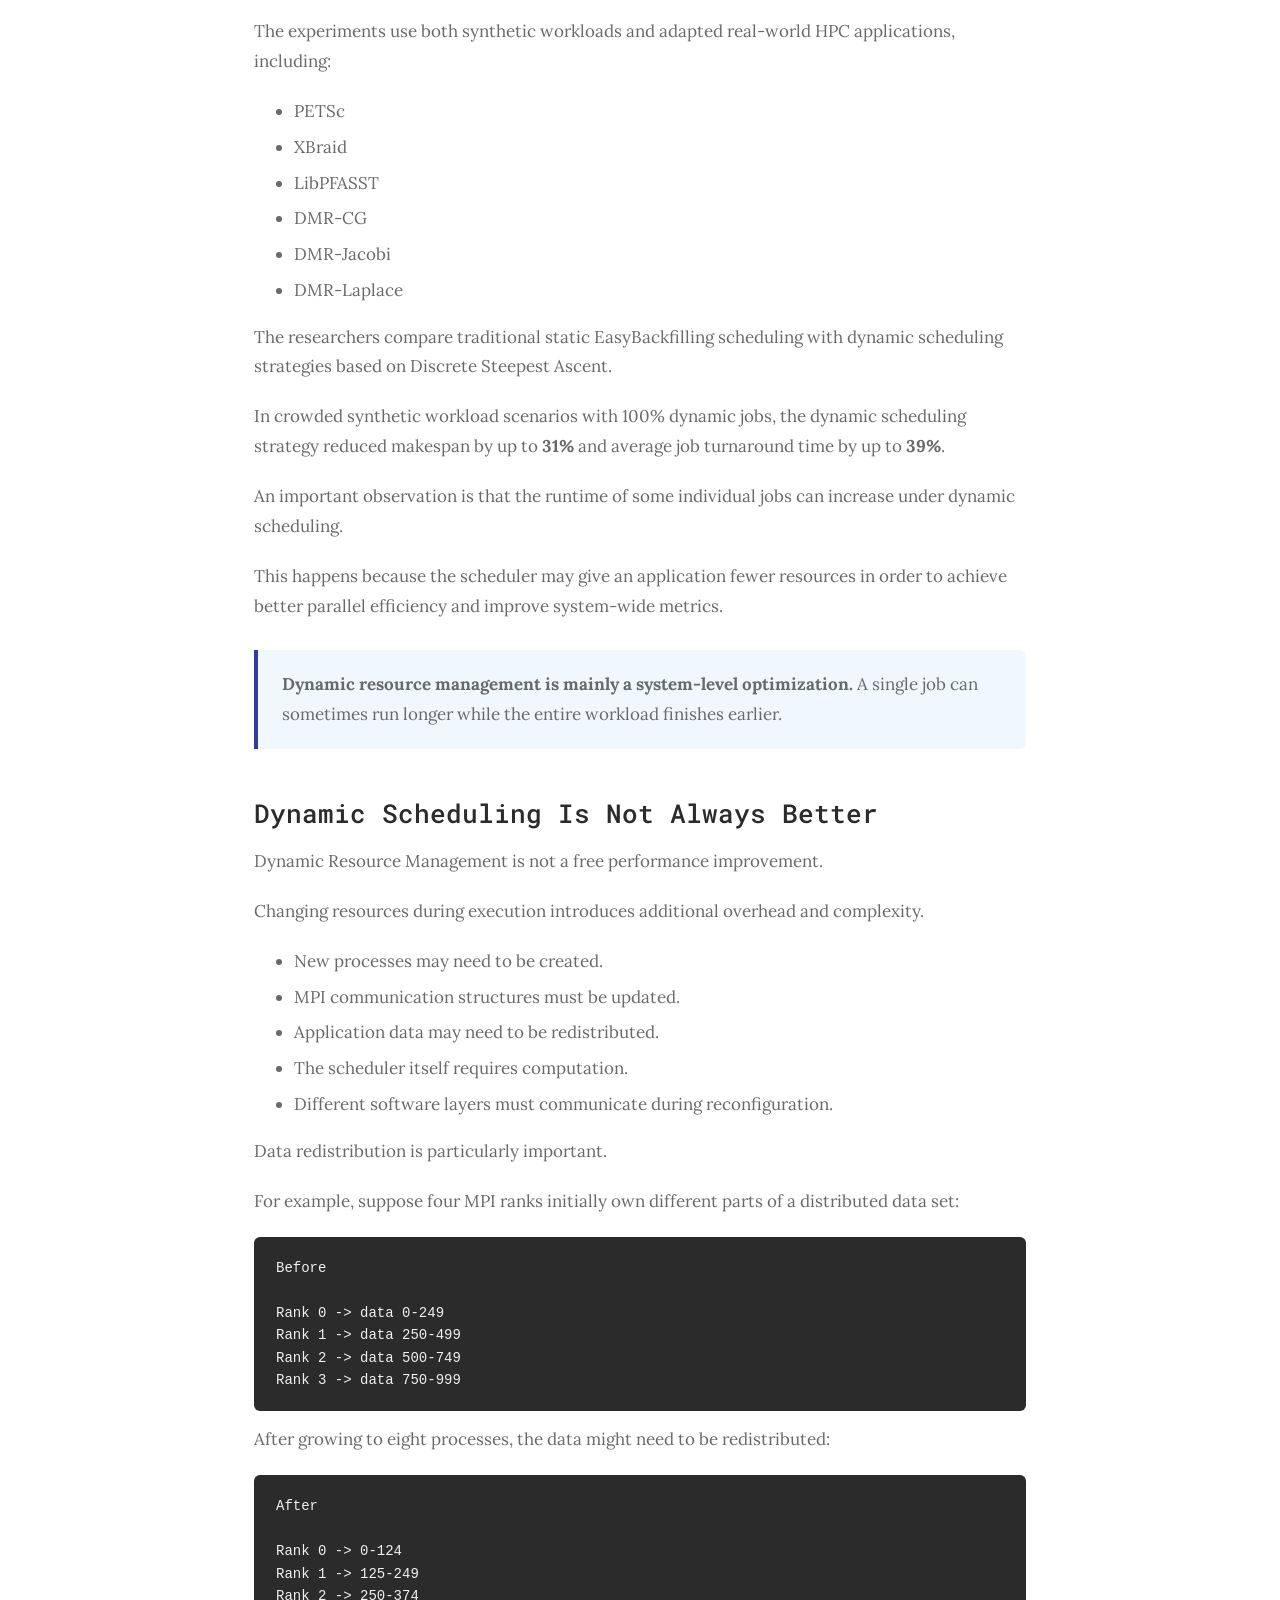
<file: blog/dynrm-dynamic-resource-management.html>
<!DOCTYPE html>
<html lang="en">
<head>
    <meta charset="UTF-8">
    <meta name="viewport" content="width=device-width, initial-scale=1.0">
    <title>Making HPC Applications Elastic with DynRM and Process Sets | Salih Uyar</title>

    <link rel="preconnect" href="https://fonts.googleapis.com">
    <link rel="preconnect" href="https://fonts.gstatic.com" crossorigin>
    <link rel="stylesheet" href="https://fonts.googleapis.com/css2?family=Lora:ital,wght@0,400;0,700;1,400&family=Roboto+Mono:wght@400;500&display=swap">
    <link rel="stylesheet" href="../css/style.css">
</head>

<body>

<nav class="nav" id="nav">
    <div class="container">
        <a href="../index.html" class="nav-brand">Salih Uyar</a>
        <ul class="nav-links">
            <li><a href="../index.html#about">About</a></li>
            <li><a href="../index.html#blog">Blog</a></li>
            <li><a href="../index.html#contact">Contact</a></li>
        </ul>
    </div>
</nav>

<article class="post">

<a href="../index.html#blog" class="post-back">← Back to Blog</a>

<h1>Making HPC Applications Elastic with DynRM and Process Sets</h1>

<p class="date">September 2026</p>

<p class="paper-note">
Based on the paper
<em>Dynamic Resource Management in HPC Systems using Dynamic Processes with PSets</em>
by Dominik Huber et al.
</p>

<hr>


<section>

<h2>Introduction</h2>

<p>
High-Performance Computing systems are designed to execute large and
computationally demanding workloads across many processors and nodes.
Traditionally, however, the resources assigned to an HPC job are mostly
static.
</p>

<p>
A job receives a certain number of nodes or processes when it starts,
and those resources usually remain assigned to the job until it finishes.
</p>

<p>
This model is simple, but it can also lead to inefficient resource usage.
An application may require many resources during one phase of its
execution and significantly fewer resources during another phase.
Nevertheless, with static allocation, it continues occupying the same
resources throughout its lifetime.
</p>

<pre>
Traditional allocation

Time ------------------------------------------------>

Job A:
16 nodes ---- 16 nodes ---- 16 nodes ---- 16 nodes
</pre>

<p>
The actual computational demand of the application might instead look
more like this:
</p>

<pre>
Actual demand

Time ------------------------------------------------>

8 nodes ---- 16 nodes ---- 4 nodes ---- 12 nodes
</pre>

<p>
This is where <strong>Dynamic Resource Management</strong>, or
<strong>DRM</strong>, becomes interesting.
</p>

<p>
This article is based on the paper
<em>Dynamic Resource Management in HPC Systems using Dynamic Processes with PSets</em>
by Dominik Huber et al.
The goal of this blog post is to explain the main ideas, architecture,
and results of the paper in a more accessible and practical way.
</p>

<p>
The paper investigates how resources assigned to HPC applications can
be changed dynamically while those applications are already running.
</p>

</section>


<section>

<h2>What Is Dynamic Resource Management?</h2>

<p>
Dynamic Resource Management allows a running application to gain or
release resources during execution.
</p>

<p>
Instead of keeping the same allocation for the entire runtime:
</p>

<pre>
Static allocation

Start                    Finish
  |                         |
  v                         v

8 nodes ----------------- 8 nodes
</pre>

<p>
the resource allocation can change over time:
</p>

<pre>
Dynamic allocation

Start                             Finish
  |                                  |
  v                                  v

4 nodes -> 8 nodes -> 12 nodes -> 6 nodes
</pre>

<p>
This means that an application can potentially grow when additional
resources are available, shrink when resources are needed elsewhere,
and adapt its resource usage to different phases of execution.
</p>

<p>
From a system perspective, this additional flexibility can improve
resource utilization, job throughput, waiting times, and overall
turnaround time.
</p>

</section>


<section>

<h2>Why Dynamic HPC Is Difficult</h2>

<p>
At first, dynamically adding a few resources to a running application
sounds straightforward.
</p>

<p>
Suppose an MPI application initially runs with four processes:
</p>

<pre>
Rank 0
Rank 1
Rank 2
Rank 3
</pre>

<p>
Now imagine that the resource manager decides to provide two additional
resources.
</p>

<p>
We would like the application to continue with:
</p>

<pre>
Rank 0
Rank 1
Rank 2
Rank 3
Rank 4
Rank 5
</pre>

<p>
However, this immediately introduces several questions:
</p>

<ul>
    <li>Who creates Rank 4 and Rank 5?</li>
    <li>How does the MPI application discover the new processes?</li>
    <li>How are MPI communicators updated?</li>
    <li>What happens to data distributed between the existing ranks?</li>
    <li>Who decides whether adding new processes is actually beneficial?</li>
</ul>

<p>
Dynamic resource management therefore affects several layers of the HPC
software stack.
</p>

<pre>
Application
     |
     v
MPI
     |
     v
Process Management
     |
     v
Resource Management
     |
     v
Compute Nodes
</pre>

<p>
This cross-layer complexity is one of the main reasons why dynamic
resource management has not yet become the standard resource model in
production HPC systems.
</p>

</section>


<section>

<h2>Dynamic Processes with PSets</h2>

<p>
The approach used in the paper is called
<strong>Dynamic Processes with PSets</strong>, or <strong>DPP</strong>.
</p>

<p>
A central abstraction in DPP is the
<strong>Process Set</strong>, abbreviated as <strong>PSet</strong>.
</p>

<p>
A PSet represents a group of processes.
</p>

<pre>
PSet A

{
    Rank 0,
    Rank 1,
    Rank 2,
    Rank 3
}
</pre>

<p>
Instead of modifying processes directly across every layer of the HPC
software stack, the system can operate on these process sets.
</p>

<p>
Changes to a PSet are expressed through
<strong>Process Set Operations</strong>, or <strong>PSetOps</strong>.
</p>

<h3>Growing a Process Set</h3>

<pre>
PSet A
{0, 1, 2, 3}

      GROW
        |
        v

PSet B
{0, 1, 2, 3, 4, 5}
</pre>

<h3>Shrinking a Process Set</h3>

<pre>
PSet A
{0, 1, 2, 3}

     SHRINK
        |
        v

PSet B
{0, 1}
</pre>

<p>
An important idea behind DPP is the separation between
<strong>Dynamic Process Management</strong> on the application side and
<strong>Dynamic Resource Allocation</strong> on the resource-manager
side.
</p>

<pre>
Application side                  Resource-manager side

Dynamic Process                   Dynamic Resource
Management                        Allocation
       |                                |
       +--------- PSet / PSetOp --------+
</pre>

<p>
The application can describe which process configurations it supports,
while the resource manager can decide which actual resource allocation
should be applied.
</p>

</section>


<section>

<h2>What Is DynRM?</h2>

<p>
One of the main components introduced in the paper is
<strong>DynRM</strong>, the Dynamic Resource Manager.
</p>

<p>
DynRM is a modular, Python-based resource manager that follows the DPP
design principles.
</p>

<p>
It is important to distinguish between the general concept of
<strong>Dynamic Resource Management</strong> and the software component
<strong>DynRM</strong>.
</p>

<p>
Dynamic Resource Management is the general idea of changing resource
allocations while jobs are running. DynRM is a concrete software
implementation designed to realize and experiment with these ideas.
</p>

<p>
DynRM internally represents the HPC system using three main graphs:
</p>

<pre>
              DynRM
                |
     +----------+----------+
     |          |          |
     v          v          v
 Task Graph   PSet Graph  Topology Graph
</pre>

</section>


<section>

<h2>The Task Graph</h2>

<p>
The <strong>Task Graph</strong>, often written as
<code>Gtask</code>, represents the tasks or jobs submitted by users.
</p>

<pre>
Task A -----> Task B -----> Task C
</pre>

<p>
Vertices represent individual tasks, while edges can represent
dependencies between them.
</p>

<p>
This makes it possible to represent not only independent jobs, but also
complete workflows containing multiple dependent tasks.
</p>

</section>


<section>

<h2>The PSet Graph</h2>

<p>
The <strong>PSet Graph</strong>, written as <code>Gpset</code>,
represents the processes used to execute tasks.
</p>

<pre>
Task A
   |
   v
PSet 1
{P0, P1, P2, P3}
</pre>

<p>
Dynamic process changes are represented using PSet operations.
</p>

<pre>
PSet 1
{P0, P1}

   |
 GROW
   |
   v

PSet 2
{P0, P1, P2, P3}
</pre>

<p>
The PSet Graph is especially important because it connects the
application's view of dynamic processes with the resource manager's view
of physical resources.
</p>

</section>


<section>

<h2>The Topology Graph</h2>

<p>
The <strong>Topology Graph</strong>, written as <code>Gtopo</code>,
represents the actual resources available in the HPC system.
</p>

<pre>
Cluster
|
+-- Node 1
|   +-- Core 0
|   +-- Core 1
|   +-- Core 2
|
+-- Node 2
|   +-- Core 0
|   +-- Core 1
|   +-- Core 2
|
+-- Node 3
</pre>

<p>
The topology graph can contain system objects such as partitions, nodes,
and CPU cores together with their containment relationships.
</p>

<p>
The three graphs can be understood through three simple questions:
</p>

<pre>
What work exists?
        |
        v
    Task Graph

Which processes execute it?
        |
        v
    PSet Graph

Where can those processes run?
        |
        v
  Topology Graph
</pre>

</section>


<section>

<h2>How DynRM Fits into the HPC Software Stack</h2>

<p>
DynRM does not work alone. The dynamic software stack described in the
paper combines several important HPC components.
</p>

<pre>
               DynRM
                 |
                 v
             OpenPMIx
                 |
                 v
               PRRTE
                 |
                 v
              Open MPI
                 |
                 v
          MPI Application
</pre>

<p>
Each component has a different responsibility.
</p>


<h3>DynRM</h3>

<p>
DynRM contains the resource-management and scheduling logic.
</p>

<p>
It reasons about questions such as:
</p>

<ul>
    <li>Which jobs are currently running?</li>
    <li>Which resources are available?</li>
    <li>Which applications can grow or shrink?</li>
    <li>Would changing a resource allocation improve system performance?</li>
</ul>


<h3>PRRTE</h3>

<p>
PRRTE provides runtime and process-management functionality.
</p>

<p>
Its responsibilities include launching processes, monitoring them,
terminating them, and performing process changes when a PSet operation
is executed.
</p>

<pre>
DynRM

"We should add two processes."

        |
        v

PRRTE

"I will create and manage them."
</pre>


<h3>OpenPMIx</h3>

<p>
PMIx provides communication mechanisms between the different layers.
</p>

<p>
In the software stack described in the paper, PMIx is used for
communication between DynRM and PRRTE and also between PRRTE and the
application processes.
</p>

<pre>
DynRM
   |
   | PMIx
   v
PRRTE
   |
   | PMIx
   v
Application
</pre>


<h3>Open MPI</h3>

<p>
Open MPI provides the MPI environment used by the application.
</p>

<p>
In this dynamic software stack, Open MPI is extended so that applications
can work with Process Sets and PSet operations and adapt their
communication structures when the set of processes changes.
</p>

</section>


<section>

<h2>A Simplified GROW Example</h2>

<p>
Consider an MPI application initially running with two processes:
</p>

<pre>
PSet A

Rank 0
Rank 1
</pre>

<p>
Assume that the application supports growing its process set.
</p>

<pre>
{Rank 0, Rank 1}

       GROW

         |
         v

{Rank 0, Rank 1, Rank 2, Rank 3}
</pre>

<p>
A simplified version of the process could look like this:
</p>

<pre>
Application
     |
     | supports GROW
     v
Process-management layer
     |
     v
DynRM
     |
     | evaluate available resources
     | evaluate scheduling objective
     v
Decision:
add resources
     |
     v
PRRTE
     |
     | launch processes
     v
Rank 2 + Rank 3
     |
     v
MPI application adapts
</pre>

<p>
The actual protocol is more complex, but this model makes the
responsibilities of the different components easier to understand.
</p>

</section>


<section>

<h2>DynRM's Modular Architecture</h2>

<p>
Another interesting aspect of DynRM is that it is designed to be modular.
</p>

<p>
The architecture allows different implementations of:
</p>

<ul>
    <li>Topology modules</li>
    <li>Submission modules</li>
    <li>Policy modules</li>
    <li>System modules</li>
    <li>Model modules</li>
</ul>

<pre>
                  DynRM
                    |
       +------------+------------+
       |            |            |
       v            v            v
   Submission     Policy       Topology
    Modules       Modules       Modules
                    |
                    v
              System Module
                    |
                    v
              HPC System
</pre>

<p>
For example, different policy modules can be used to experiment with
different scheduling strategies, while different system modules can
interact with process managers such as PRRTE or other runtime systems.
</p>

<p>
This makes DynRM useful not only as a resource manager, but also as an
experimental platform for researching new dynamic scheduling approaches.
</p>

</section>


<section>

<h2>How Does DynRM Decide Who Gets More Resources?</h2>

<p>
Giving every available resource to one application would not necessarily
improve the system.
</p>

<p>
Consider the following situation:
</p>

<pre>
Job A -> 8 nodes
Job B -> 2 nodes
Free  -> 2 nodes
</pre>

<p>
Imagine that Job A scales poorly beyond four nodes while Job B scales
very well.
</p>

<p>
Giving the two free nodes to Job A might provide almost no performance
improvement. Giving them to Job B might significantly improve its
runtime.
</p>

<p>
DynRM therefore uses performance models to estimate how applications
benefit from different resource configurations.
</p>

<pre>
Current allocation
        |
        v
Estimate application performance
        |
        v
Consider possible resource changes
        |
        v
Evaluate alternatives
        |
        v
Choose a better allocation
</pre>

<p>
The optimization strategy described in the paper is based on
<strong>Discrete Steepest Ascent</strong>.
</p>

<p>
At a high level, the optimizer considers three kinds of actions:
</p>

<ol>
    <li>Removing resources from jobs when beneficial</li>
    <li>Assigning available resources to jobs</li>
    <li>Swapping resources between jobs</li>
</ol>

</section>


<section>

<h2>System Performance vs. Individual Job Performance</h2>

<p>
An especially interesting part of dynamic scheduling is that the best
resource allocation for one individual application is not always the
best allocation for the complete HPC system.
</p>

<pre>
Before

Job A -> 8 nodes
Job B -> 2 nodes


After

Job A -> 6 nodes
Job B -> 4 nodes
</pre>

<p>
Job A might become slightly slower, while Job B might become
significantly faster.
</p>

<p>
If this reduces waiting time, improves utilization, and shortens the
overall makespan of the workload, then the redistribution can still be a
good system-level decision.
</p>

<pre>
Individual job runtime
        ^
        | possibly higher

Queue waiting time
        v

System utilization
        ^

Overall makespan
        v

Turnaround time
        v
</pre>

<div class="highlight-box">
<strong>Main idea:</strong>
Optimizing an HPC system is not always the same as making every
individual application run as fast as possible.
</div>

</section>


<section>

<h2>Does Dynamic Resource Management Actually Help?</h2>

<p>
The paper evaluates the complete dynamic software stack using up to
100 HPC nodes.
</p>

<p>
The experiments use both synthetic workloads and adapted real-world HPC
applications, including:
</p>

<ul>
    <li>PETSc</li>
    <li>XBraid</li>
    <li>LibPFASST</li>
    <li>DMR-CG</li>
    <li>DMR-Jacobi</li>
    <li>DMR-Laplace</li>
</ul>

<p>
The researchers compare traditional static EasyBackfilling scheduling
with dynamic scheduling strategies based on Discrete Steepest Ascent.
</p>

<p>
In crowded synthetic workload scenarios with 100% dynamic jobs, the
dynamic scheduling strategy reduced makespan by up to
<strong>31%</strong> and average job turnaround time by up to
<strong>39%</strong>.
</p>

<p>
An important observation is that the runtime of some individual jobs can
increase under dynamic scheduling.
</p>

<p>
This happens because the scheduler may give an application fewer
resources in order to achieve better parallel efficiency and improve
system-wide metrics.
</p>

<div class="highlight-box">
<strong>Dynamic resource management is mainly a system-level optimization.</strong>
A single job can sometimes run longer while the entire workload finishes
earlier.
</div>

</section>


<section>

<h2>Dynamic Scheduling Is Not Always Better</h2>

<p>
Dynamic Resource Management is not a free performance improvement.
</p>

<p>
Changing resources during execution introduces additional overhead and
complexity.
</p>

<ul>
    <li>New processes may need to be created.</li>
    <li>MPI communication structures must be updated.</li>
    <li>Application data may need to be redistributed.</li>
    <li>The scheduler itself requires computation.</li>
    <li>Different software layers must communicate during reconfiguration.</li>
</ul>

<p>
Data redistribution is particularly important.
</p>

<p>
For example, suppose four MPI ranks initially own different parts of a
distributed data set:
</p>

<pre>
Before

Rank 0 -> data 0-249
Rank 1 -> data 250-499
Rank 2 -> data 500-749
Rank 3 -> data 750-999
</pre>

<p>
After growing to eight processes, the data might need to be redistributed:
</p>

<pre>
After

Rank 0 -> 0-124
Rank 1 -> 125-249
Rank 2 -> 250-374
Rank 3 -> 375-499
Rank 4 -> 500-624
Rank 5 -> 625-749
Rank 6 -> 750-874
Rank 7 -> 875-999
</pre>

<p>
This redistribution can be expensive and strongly depends on the
application.
</p>

<p>
The paper also shows that dynamic scheduling does not outperform static
scheduling in every scenario. In some less crowded experiments,
event-based scheduling introduced enough overhead to increase the
overall makespan.
</p>

</section>


<section>

<h2>What I Learned</h2>

<p>
Before studying dynamic HPC systems, I mostly thought of resource
management as something that happens before an application starts.
</p>

<p>
A user requests a certain amount of resources:
</p>

<pre>
4 nodes
32 cores per node
2 hours
</pre>

<p>
The scheduler decides when those resources become available, starts the
job, and the allocation remains fixed until the application finishes.
</p>

<p>
Dynamic Resource Management changes this model.
</p>

<pre>
Submit Job
    |
    v
Allocate resources
    |
    v
Start application
    |
    v
Measure and evaluate
    |
    +---- Grow
    |
    +---- Shrink
    |
    +---- Redistribute
    |
    v
Continue execution
</pre>

<p>
Resource allocation becomes part of the runtime behavior of the
application.
</p>

<p>
What I found especially interesting is that this problem cannot be solved
by one component alone.
</p>

<p>
DynRM alone is not enough. MPI alone is not enough. PMIx alone is not
enough. PRRTE alone is not enough.
</p>

<p>
Instead, dynamic execution requires cooperation across the whole software
stack.
</p>

<pre>
Application
     |
     v
Open MPI
     |
     v
OpenPMIx
     |
     v
PRRTE
     |
     v
DynRM
     |
     v
HPC Resources
</pre>

<p>
DPP provides common abstractions for this cooperation through Process
Sets and Process Set Operations, while DynRM uses these abstractions to
perform dynamic scheduling and resource-management decisions.
</p>

<p>
For me, this is what makes the work especially interesting. It is not
simply about designing a new scheduler. It is about designing a software
architecture that enables applications, runtimes, process managers, and
resource managers to cooperate while an application is already running.
</p>

</section>


<section>

<h2>Conclusion</h2>

<p>
Traditional HPC resource management assumes that applications use a
fixed amount of resources throughout their execution.
</p>

<p>
Dynamic Resource Management challenges this assumption by allowing
applications to gain, release, and redistribute resources while they are
running.
</p>

<p>
The paper
<em>Dynamic Resource Management in HPC Systems using Dynamic Processes with PSets</em>
presents a DPP-based software stack that integrates DynRM, PRRTE,
OpenPMIx, Open MPI, and dynamically adaptable HPC applications.
</p>

<p>
DynRM models tasks, process sets, and physical resources using graphs and
combines this representation with performance-aware scheduling to decide
how resources should be distributed.
</p>

<p>
The experimental results demonstrate that dynamic scheduling can improve
important system-wide metrics, particularly when the HPC system is
heavily loaded.
</p>

<p>
At the same time, the work also demonstrates the challenges of dynamic
HPC: process reconfiguration has overhead, applications must support
changing process counts, data may need to be redistributed, and several
layers of the software stack need to cooperate.
</p>

<blockquote>
How can applications, runtimes, and resource managers cooperate so that
an HPC system can adapt its resources while workloads are already
running?
</blockquote>

<p>
DynRM and Dynamic Processes with PSets provide one possible answer to
this question.
</p>

</section>


<section>

<h2>Reference</h2>

<p>
This blog post is based on the following paper:
</p>

<p>
<strong>
Dominik Huber, Keerthi Gaddameedi, Tobias Neckel,
Hans-Joachim Bungartz, Martin Schulz, Pierre-François Dutot,
Olivier Richard, Martin Schreiber, Sergio Iserte, and Antonio Pena.
</strong>
</p>

<p>
<em>
Dynamic Resource Management in HPC Systems using Dynamic Processes with PSets
</em>
</p>

<p>
Technical University of Munich,
University of Grenoble Alpes / Inria,
and Barcelona Supercomputing Center.
</p>

<p>
<a
    href="https://www.martin-schreiber.info/data/publications/2025_huber_et_al_drm_in_hpc_with_psets.pdf"
    target="_blank"
    rel="noopener noreferrer"
>
View the original paper (PDF)
</a>
</p>

</section>

</article>

<footer class="footer">
    <div class="container">
        <p>Copyright &copy; 2025 Salih Uyar</p>
    </div>
</footer>

<script src="../js/main.js"></script>

</body>
</html>
</file>
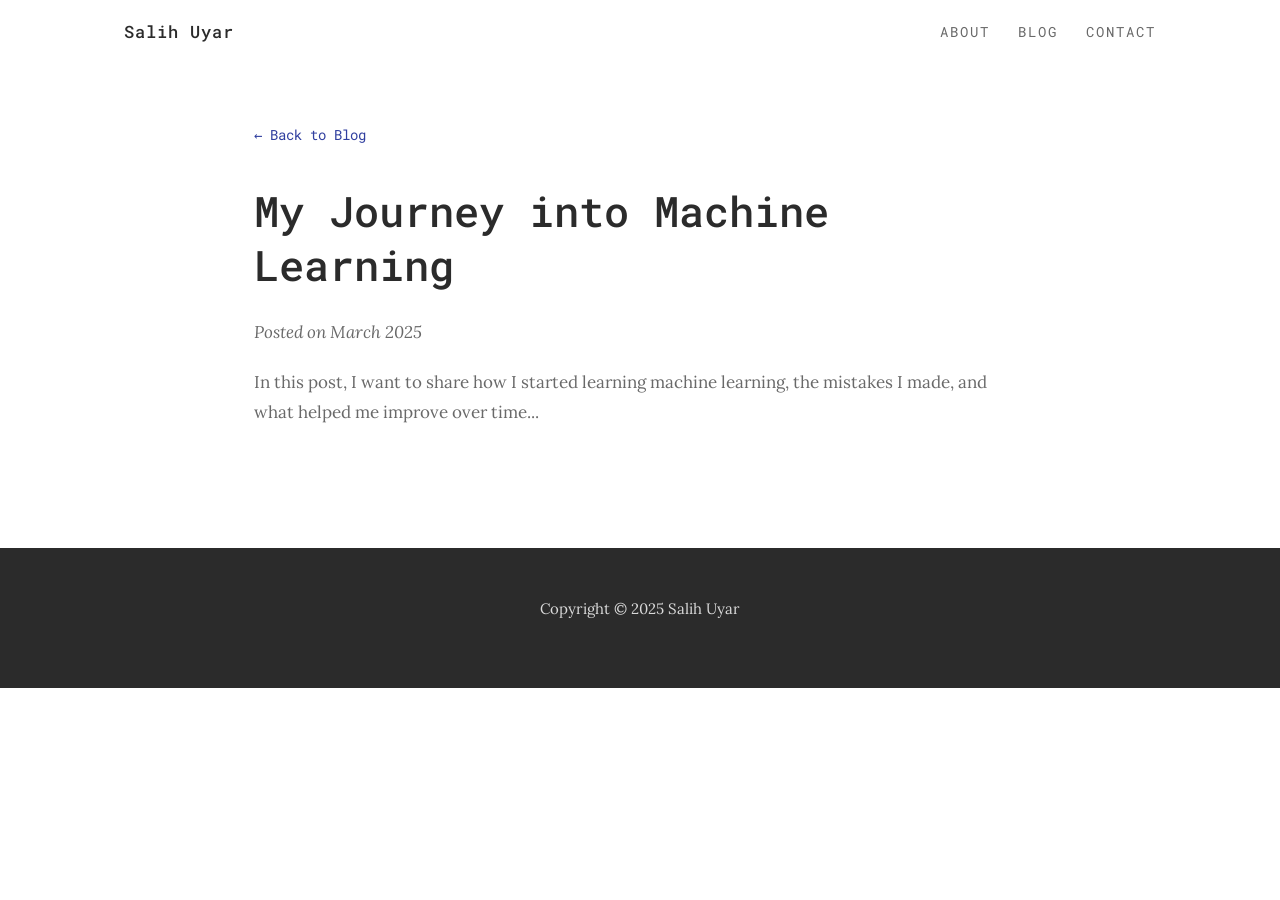
<file: blog/first-post.html>
<!DOCTYPE html>
<html lang="en">
<head>
    <meta charset="UTF-8">
    <meta name="viewport" content="width=device-width, initial-scale=1.0">
    <title>My Journey into Machine Learning</title>

    <link rel="preconnect" href="https://fonts.googleapis.com">
    <link rel="preconnect" href="https://fonts.gstatic.com" crossorigin>
    <link rel="stylesheet" href="https://fonts.googleapis.com/css2?family=Lora:ital,wght@0,400;0,700;1,400&family=Roboto+Mono:wght@400;500&display=swap">
    <link rel="stylesheet" href="../css/style.css">
</head>

<body>

<nav class="nav" id="nav">
    <div class="container">
        <a href="../index.html" class="nav-brand">Salih Uyar</a>
        <ul class="nav-links">
            <li><a href="../index.html#about">About</a></li>
            <li><a href="../index.html#blog">Blog</a></li>
            <li><a href="../index.html#contact">Contact</a></li>
        </ul>
    </div>
</nav>

<article class="post">

<a href="../index.html#blog" class="post-back">← Back to Blog</a>

<h1>My Journey into Machine Learning</h1>
    <p><em>Posted on March 2025</em></p>

    <p>
      In this post, I want to share how I started learning machine learning,
      the mistakes I made, and what helped me improve over time...
    </p>

</article>

<footer class="footer">
    <div class="container">
        <p>Copyright &copy; 2025 Salih Uyar</p>
    </div>
</footer>

<script src="../js/main.js"></script>

</body>
</html>
</file>
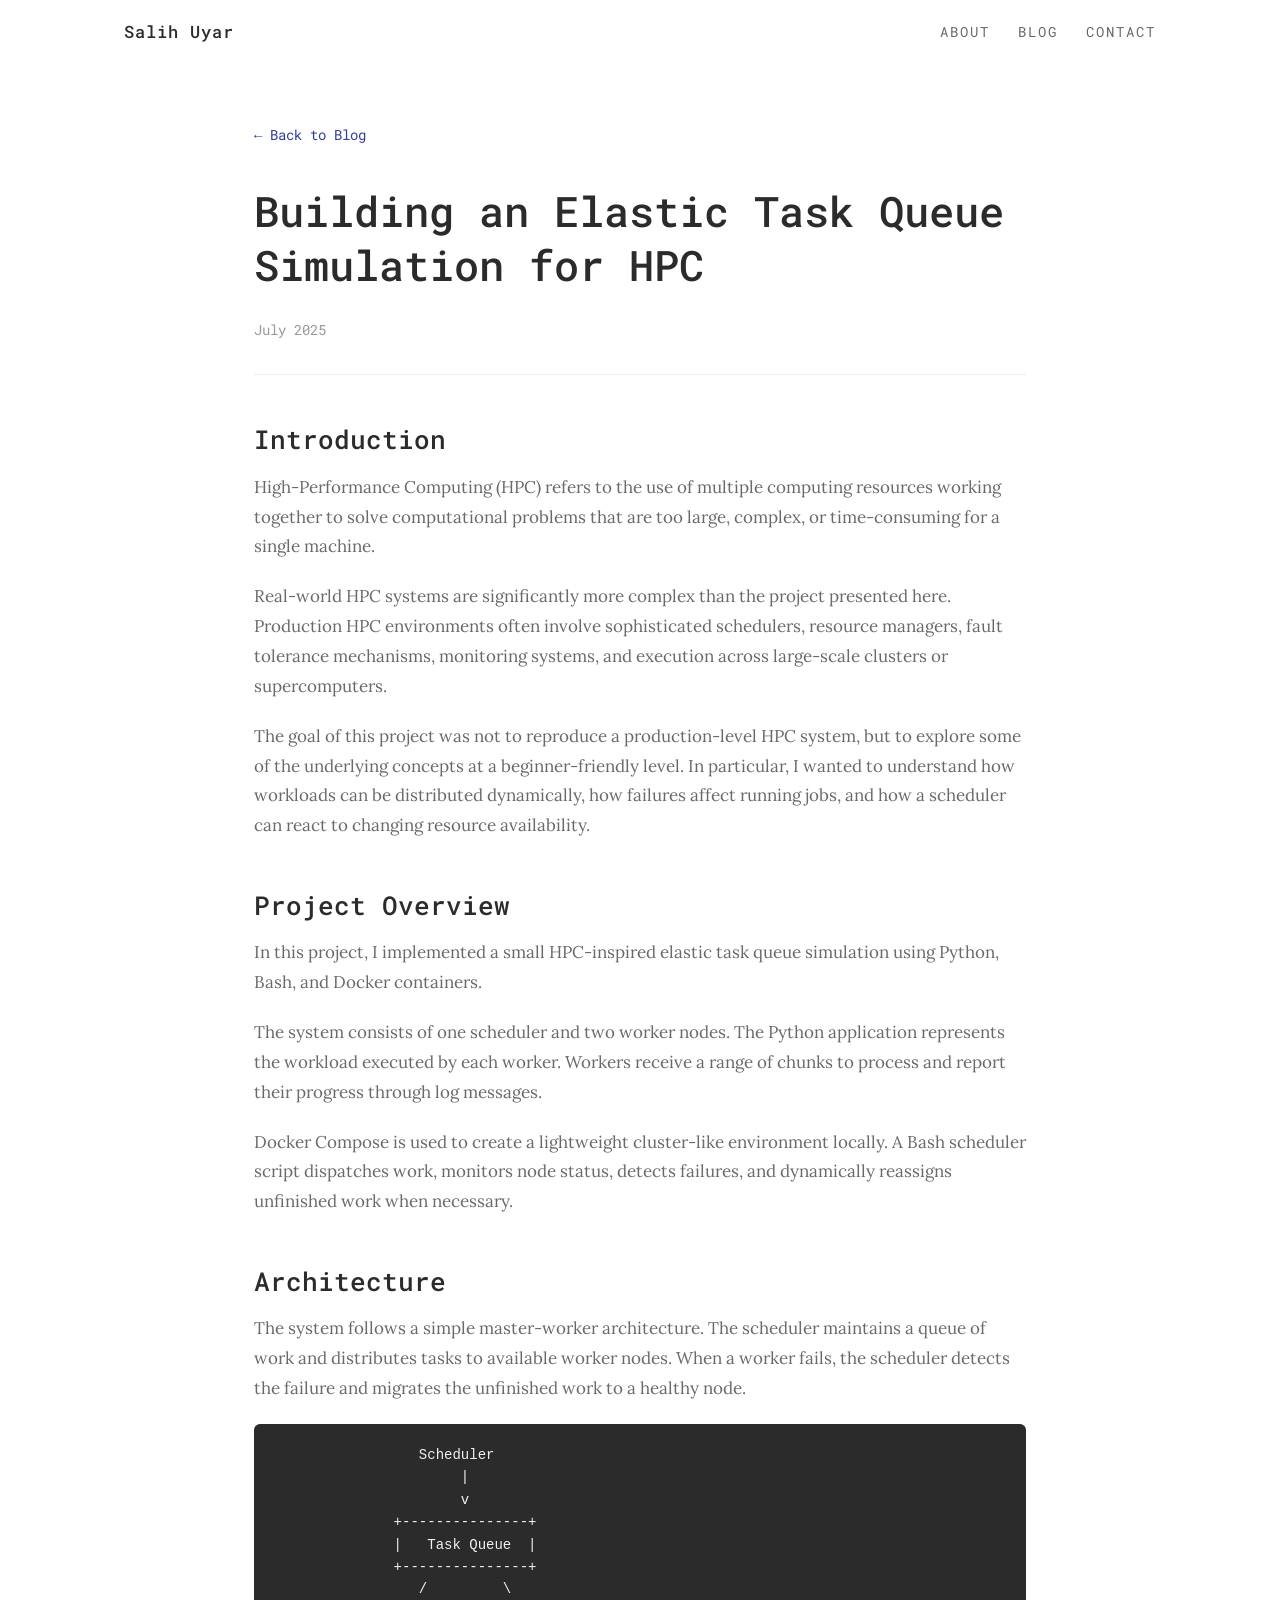
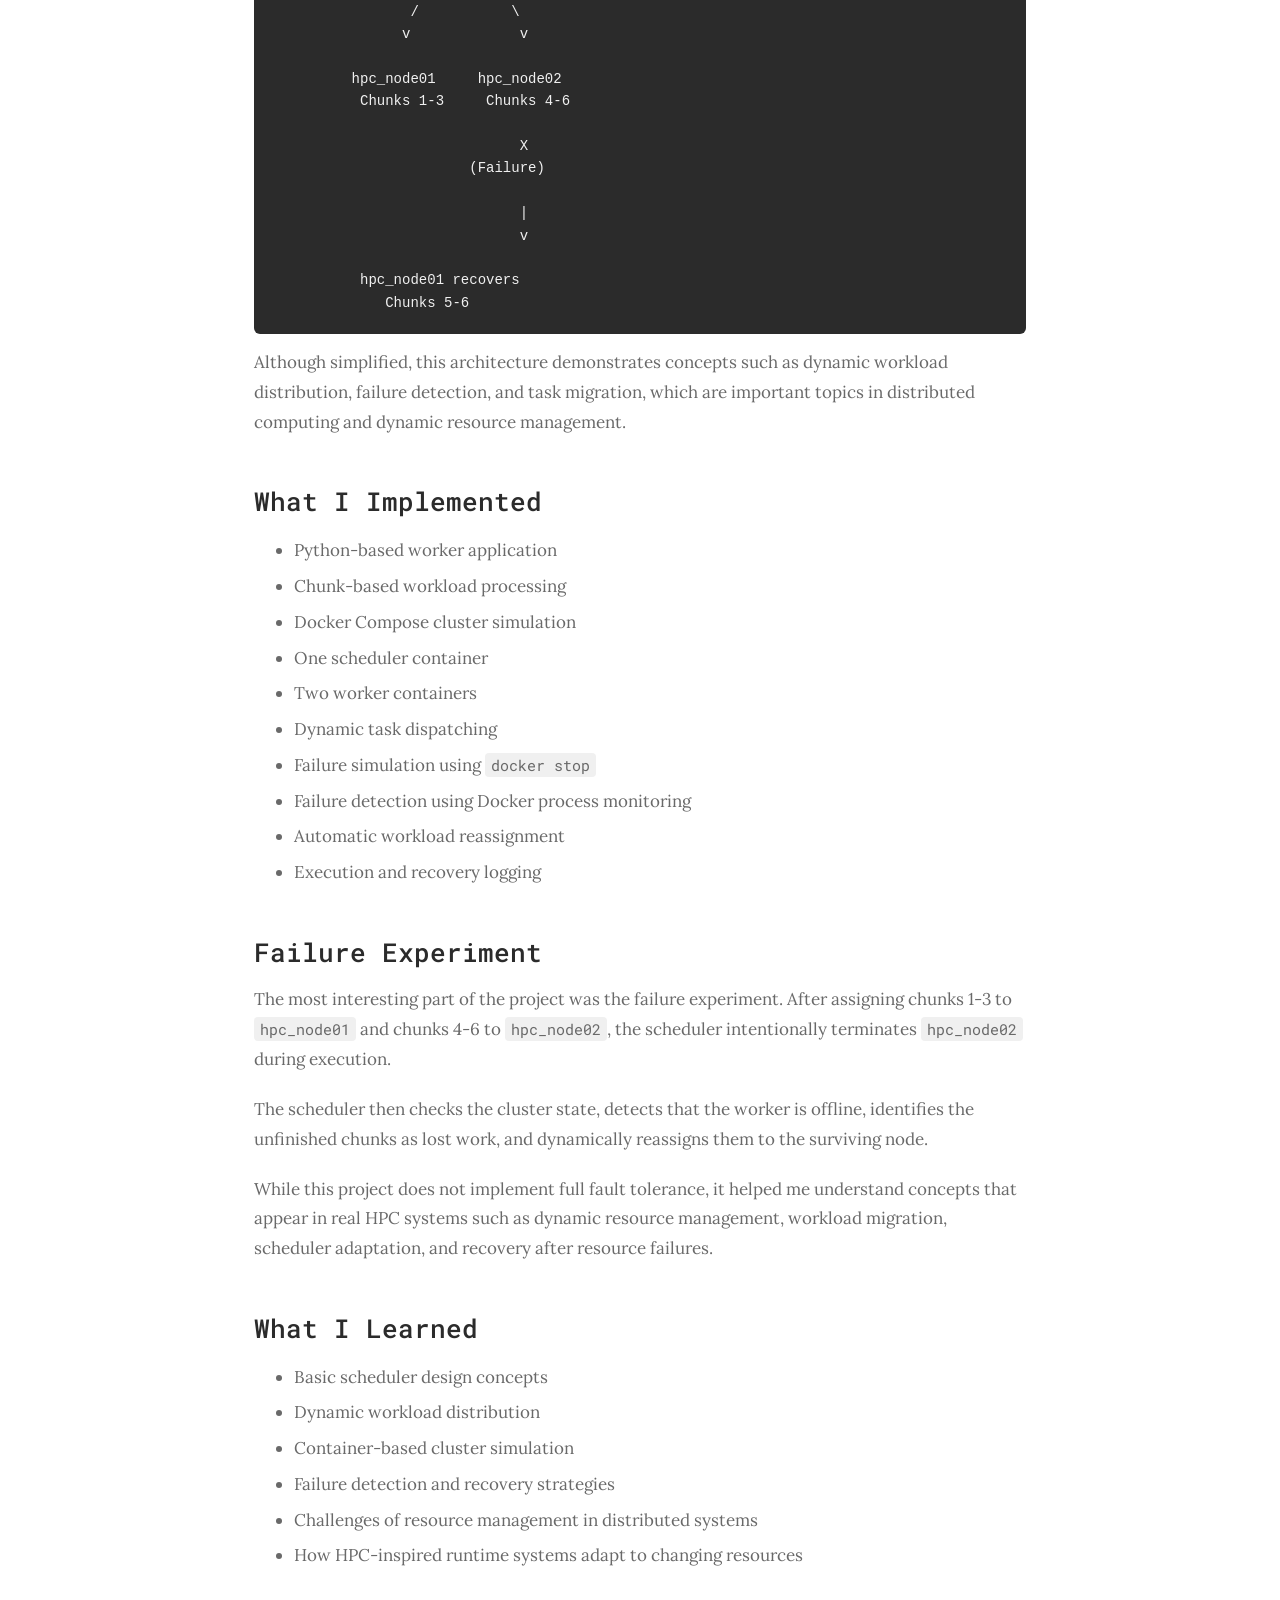
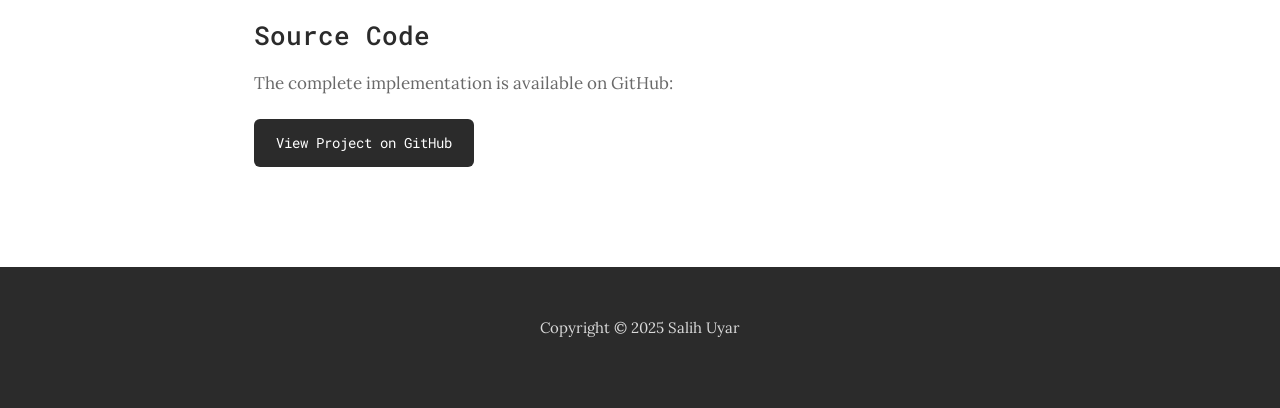
<file: blog/hpc-elastic-task-queue.html>
<!DOCTYPE html>
<html lang="en">
<head>
    <meta charset="UTF-8">
    <meta name="viewport" content="width=device-width, initial-scale=1.0">
    <title>Building an Elastic Task Queue Simulation for HPC | Salih Uyar</title>

    <link rel="preconnect" href="https://fonts.googleapis.com">
    <link rel="preconnect" href="https://fonts.gstatic.com" crossorigin>
    <link rel="stylesheet" href="https://fonts.googleapis.com/css2?family=Lora:ital,wght@0,400;0,700;1,400&family=Roboto+Mono:wght@400;500&display=swap">
    <link rel="stylesheet" href="../css/style.css">
</head>

<body>

<nav class="nav" id="nav">
    <div class="container">
        <a href="../index.html" class="nav-brand">Salih Uyar</a>
        <ul class="nav-links">
            <li><a href="../index.html#about">About</a></li>
            <li><a href="../index.html#blog">Blog</a></li>
            <li><a href="../index.html#contact">Contact</a></li>
        </ul>
    </div>
</nav>

<article class="post">

<a href="../index.html#blog" class="post-back">← Back to Blog</a>

<h1>Building an Elastic Task Queue Simulation for HPC</h1>

<p class="date">July 2025</p>

<hr>

<section>
<h2>Introduction</h2>

<p>
High-Performance Computing (HPC) refers to the use of multiple computing
resources working together to solve computational problems that are too
large, complex, or time-consuming for a single machine.
</p>

<p>
Real-world HPC systems are significantly more complex than the project
presented here. Production HPC environments often involve sophisticated
schedulers, resource managers, fault tolerance mechanisms, monitoring
systems, and execution across large-scale clusters or supercomputers.
</p>

<p>
The goal of this project was not to reproduce a production-level HPC
system, but to explore some of the underlying concepts at a
beginner-friendly level. In particular, I wanted to understand how
workloads can be distributed dynamically, how failures affect running
jobs, and how a scheduler can react to changing resource availability.
</p>

</section>

<section>

<h2>Project Overview</h2>

<p>
In this project, I implemented a small HPC-inspired elastic task queue
simulation using Python, Bash, and Docker containers.
</p>

<p>
The system consists of one scheduler and two worker nodes. The Python
application represents the workload executed by each worker. Workers
receive a range of chunks to process and report their progress through
log messages.
</p>

<p>
Docker Compose is used to create a lightweight cluster-like environment
locally. A Bash scheduler script dispatches work, monitors node status,
detects failures, and dynamically reassigns unfinished work when
necessary.
</p>

</section>

<section>

<h2>Architecture</h2>

<p>
The system follows a simple master-worker architecture. The scheduler
maintains a queue of work and distributes tasks to available worker
nodes. When a worker fails, the scheduler detects the failure and
migrates the unfinished work to a healthy node.
</p>

<pre>
                 Scheduler
                      |
                      v
              +---------------+
              |   Task Queue  |
              +---------------+
                 /         \
                /           \
               v             v

         hpc_node01     hpc_node02
          Chunks 1-3     Chunks 4-6

                             X
                       (Failure)

                             |
                             v

          hpc_node01 recovers
             Chunks 5-6
</pre>

<p>
Although simplified, this architecture demonstrates concepts such as
dynamic workload distribution, failure detection, and task migration,
which are important topics in distributed computing and dynamic resource
management.
</p>

</section>

<section>

<h2>What I Implemented</h2>

<ul>
<li>Python-based worker application</li>
<li>Chunk-based workload processing</li>
<li>Docker Compose cluster simulation</li>
<li>One scheduler container</li>
<li>Two worker containers</li>
<li>Dynamic task dispatching</li>
<li>Failure simulation using <code>docker stop</code></li>
<li>Failure detection using Docker process monitoring</li>
<li>Automatic workload reassignment</li>
<li>Execution and recovery logging</li>
</ul>

</section>

<section>

<h2>Failure Experiment</h2>

<p>
The most interesting part of the project was the failure experiment.
After assigning chunks 1-3 to <code>hpc_node01</code> and chunks 4-6 to
<code>hpc_node02</code>, the scheduler intentionally terminates
<code>hpc_node02</code> during execution.
</p>

<p>
The scheduler then checks the cluster state, detects that the worker is
offline, identifies the unfinished chunks as lost work, and dynamically
reassigns them to the surviving node.
</p>

<p>
While this project does not implement full fault tolerance, it helped me
understand concepts that appear in real HPC systems such as dynamic
resource management, workload migration, scheduler adaptation, and
recovery after resource failures.
</p>

</section>

<section>

<h2>What I Learned</h2>

<ul>
<li>Basic scheduler design concepts</li>
<li>Dynamic workload distribution</li>
<li>Container-based cluster simulation</li>
<li>Failure detection and recovery strategies</li>
<li>Challenges of resource management in distributed systems</li>
<li>How HPC-inspired runtime systems adapt to changing resources</li>
</ul>

</section>

<section>

<h2>Source Code</h2>

<p>
The complete implementation is available on GitHub:
</p>

<a
class="github-btn"
target="_blank"
href="https://github.com/salihuyar38/hpc-elastic-task-queue">
View Project on GitHub
</a>

</section>

</article>

<footer class="footer">
    <div class="container">
        <p>Copyright &copy; 2025 Salih Uyar</p>
    </div>
</footer>

<script src="../js/main.js"></script>

</body>
</html>
</file>
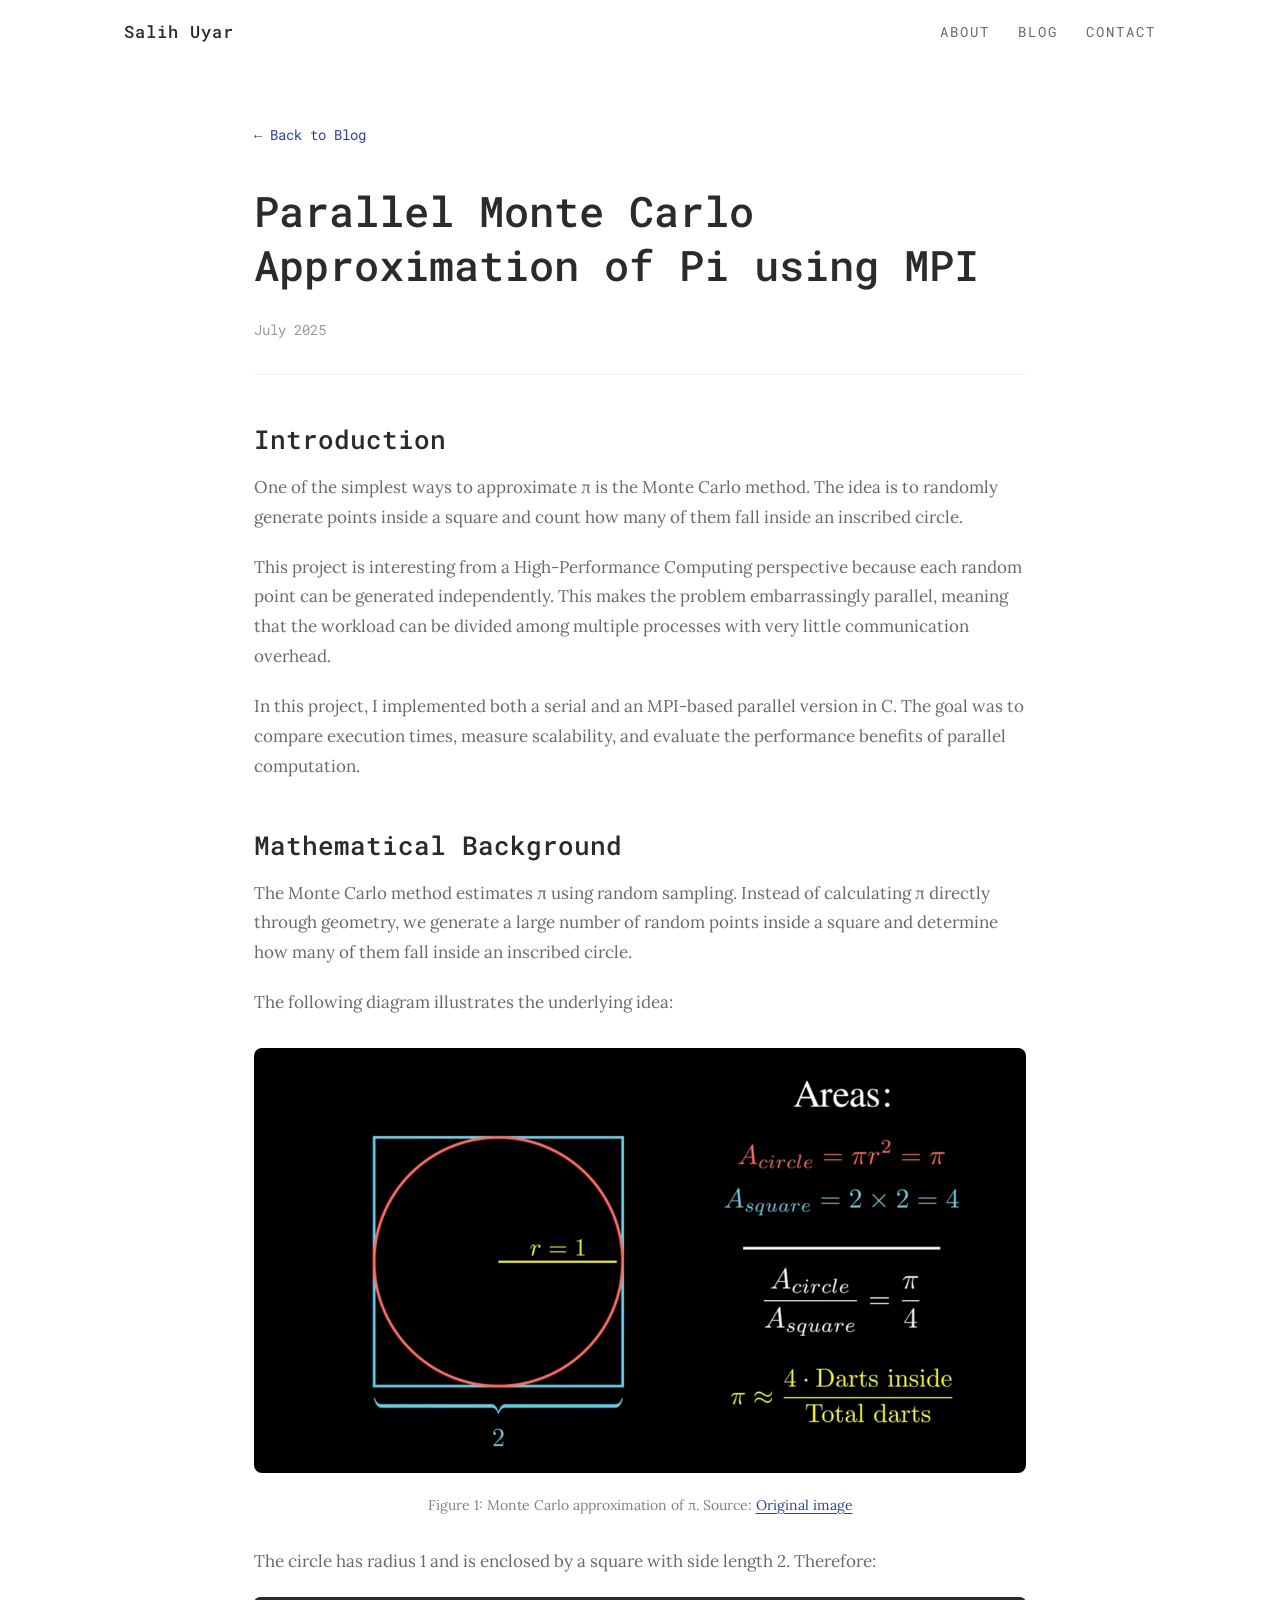
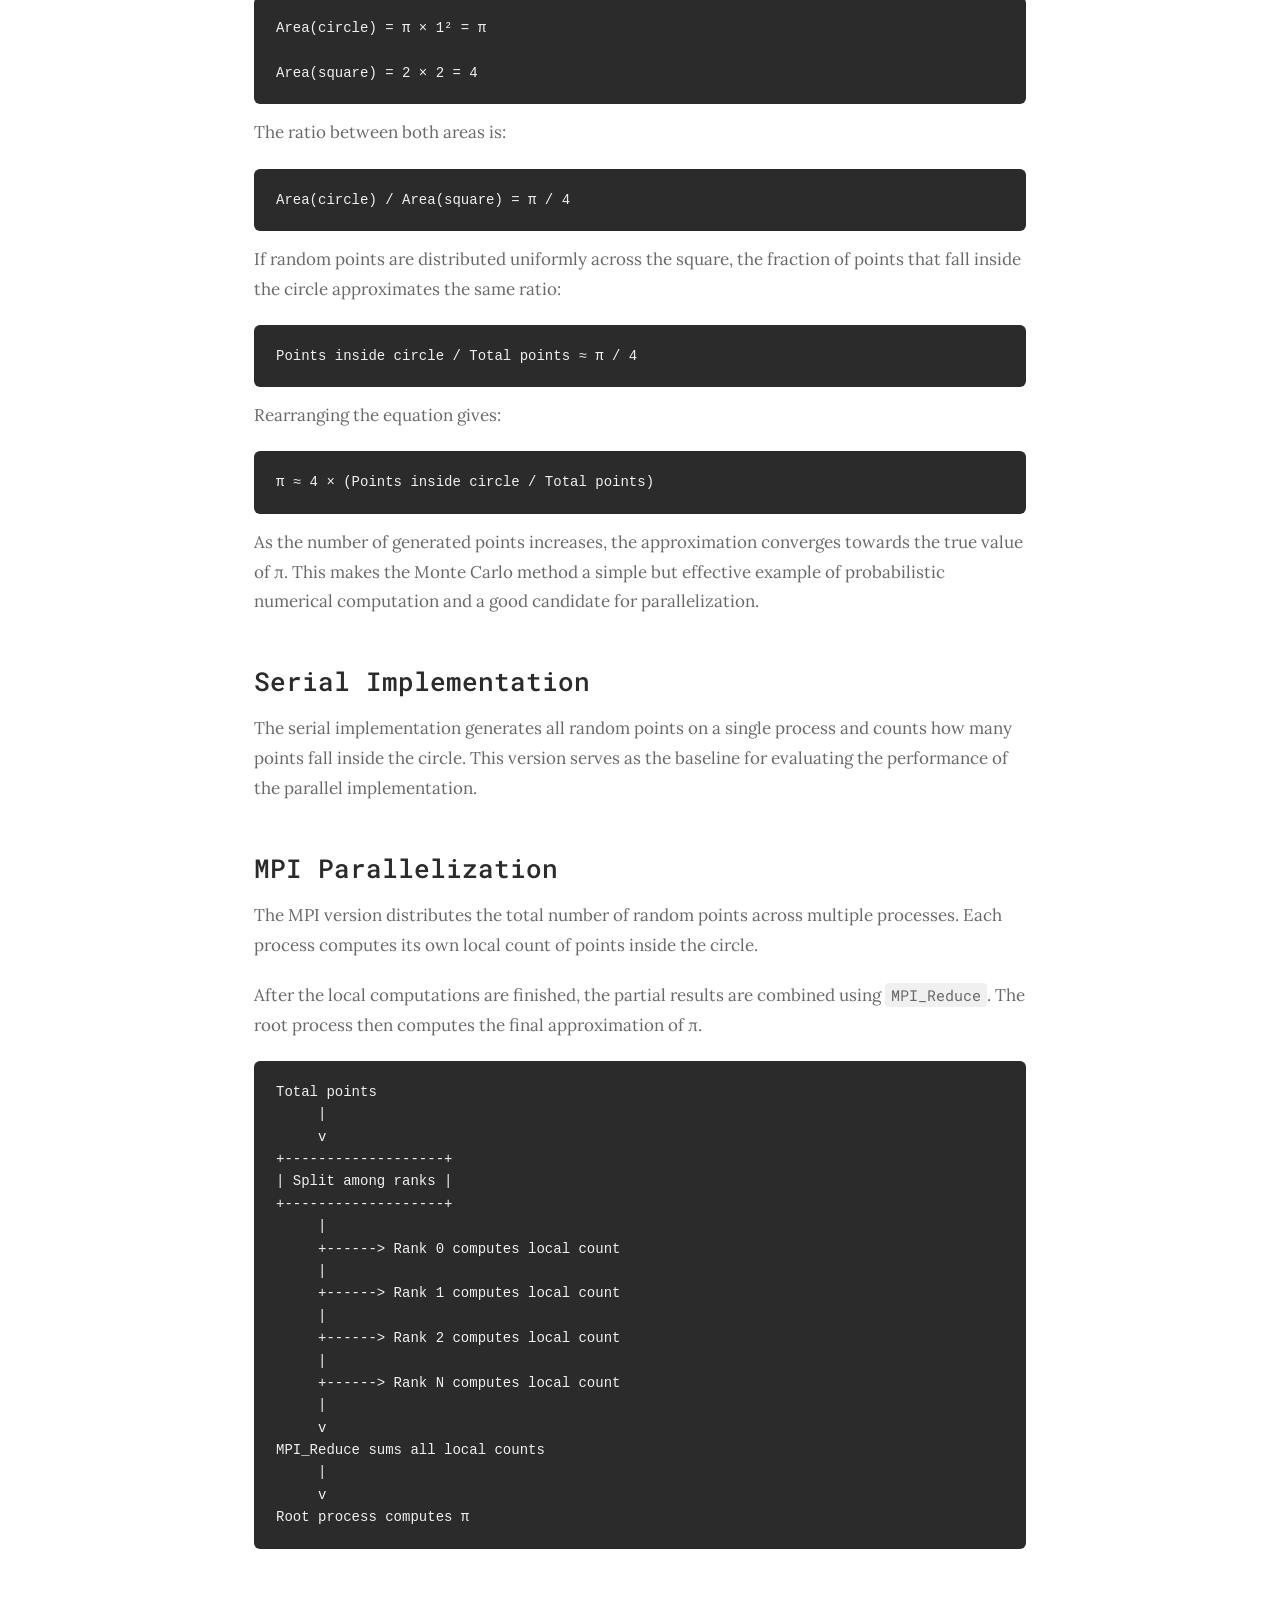
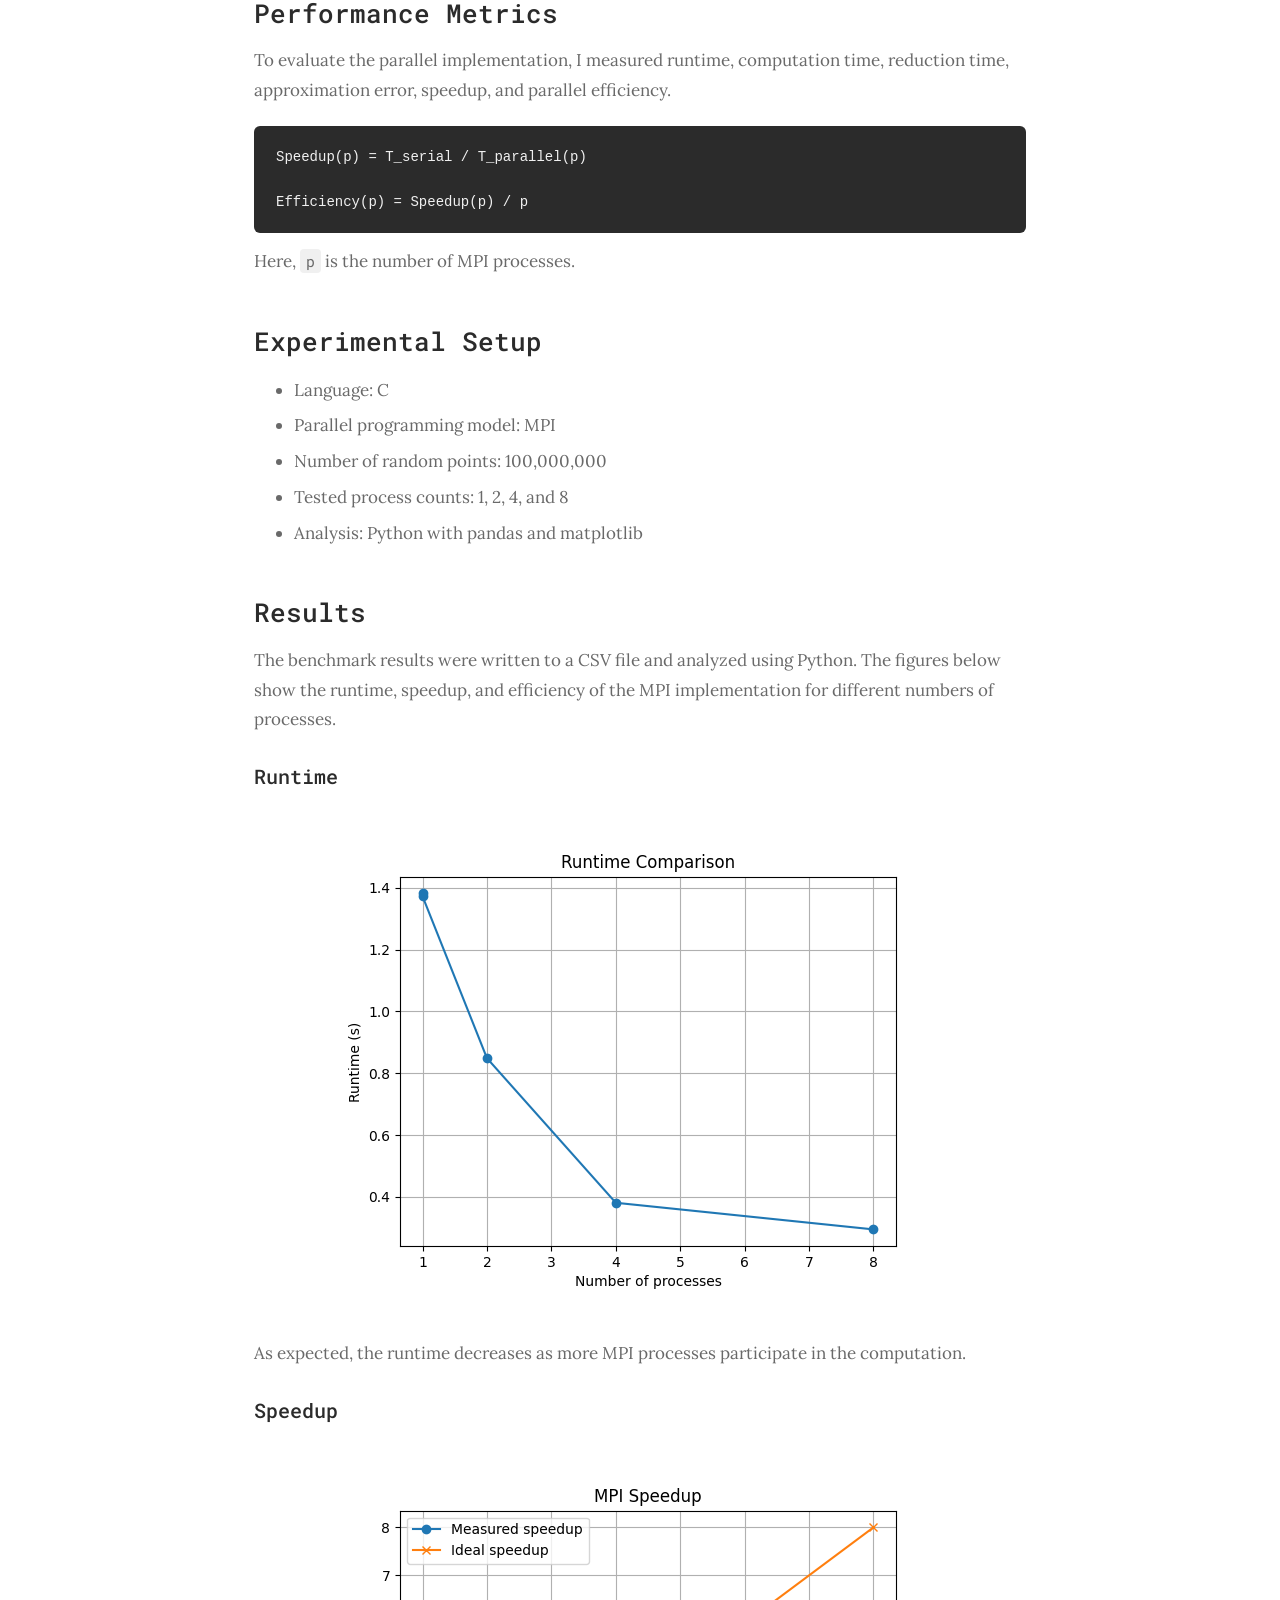
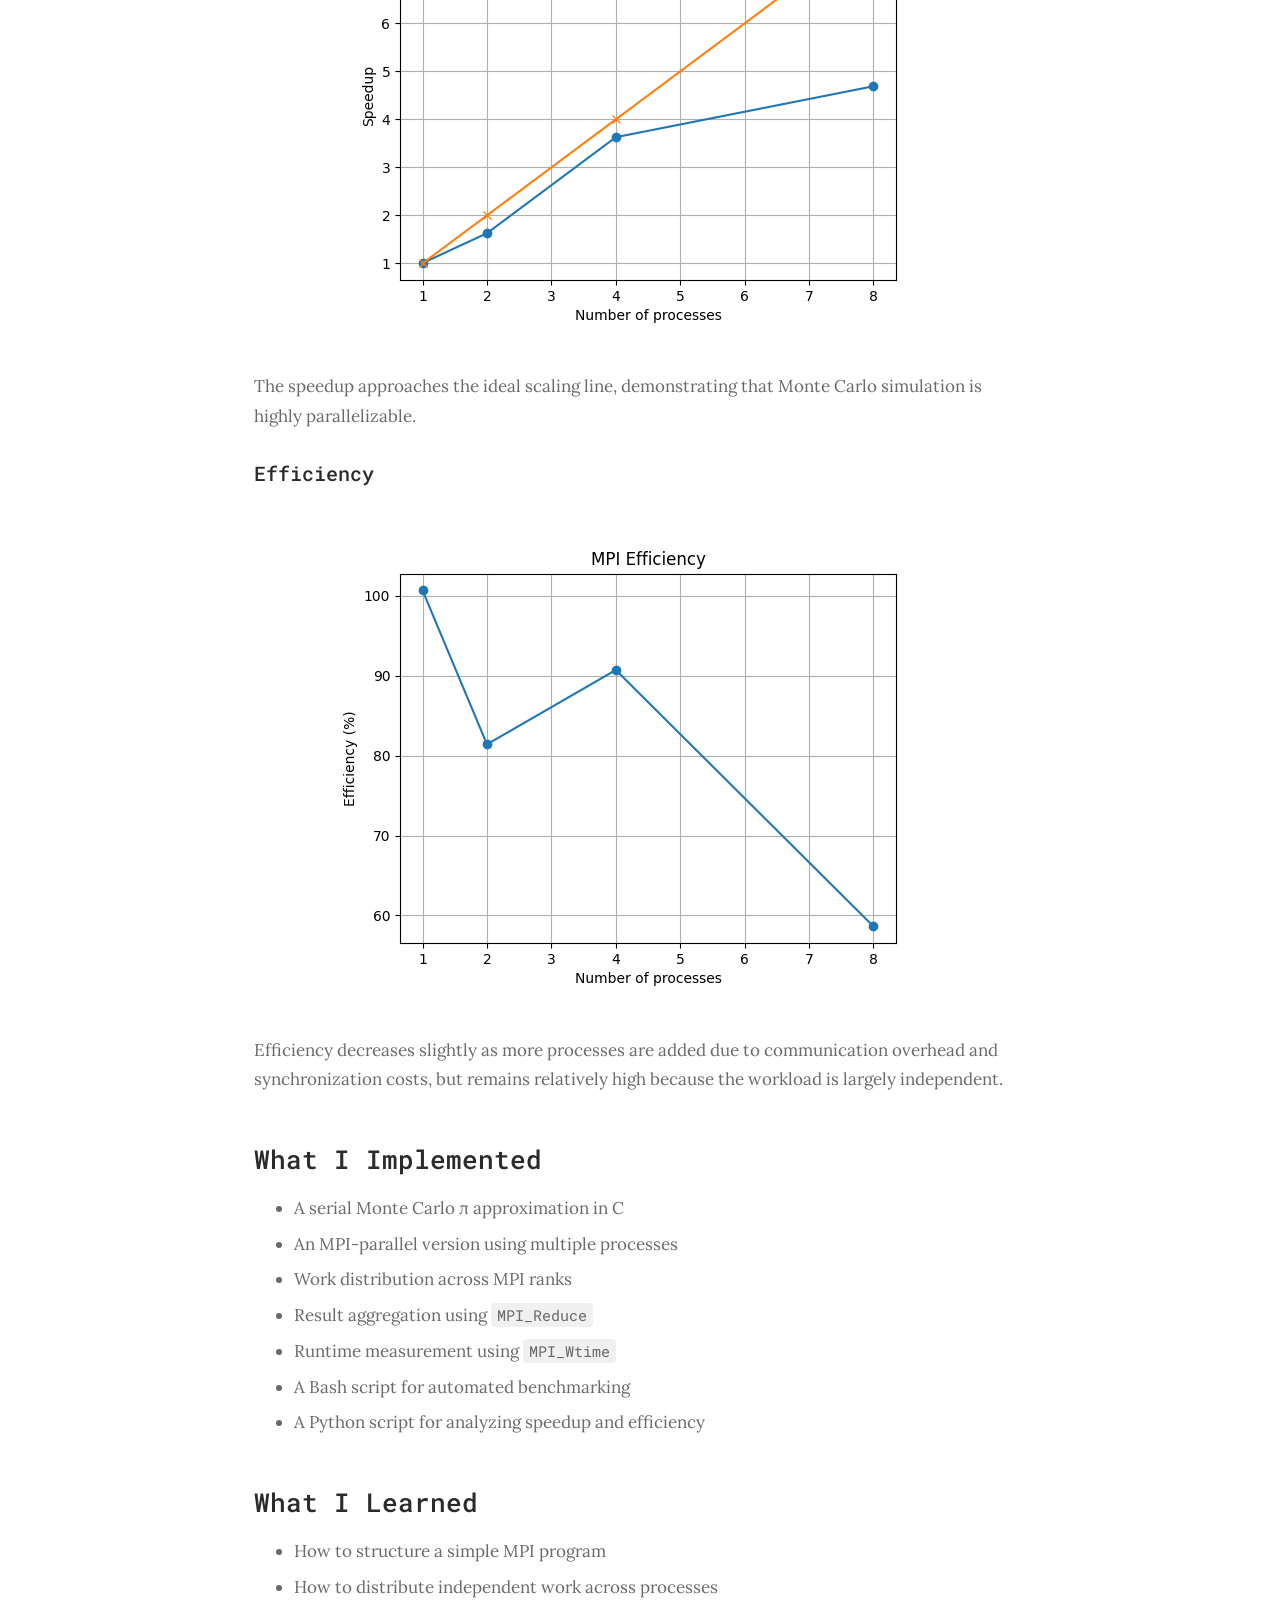
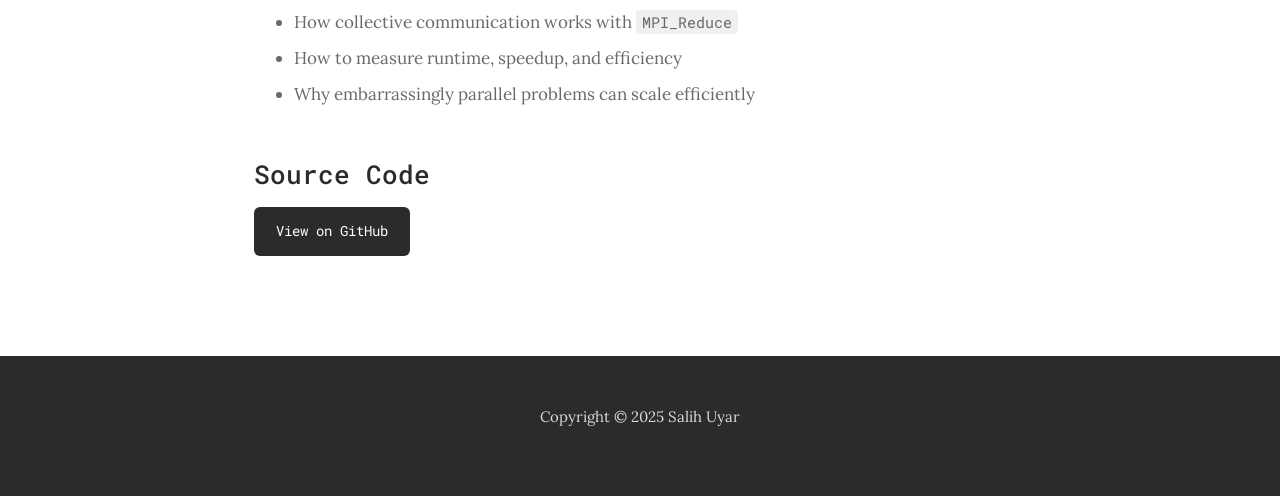
<file: blog/monte-carlo-pi-mpi.html>
<!DOCTYPE html>
<html lang="en">
<head>
    <meta charset="UTF-8">
    <meta name="viewport" content="width=device-width, initial-scale=1.0">
    <title>Parallel Monte Carlo Approximation of Pi using MPI | Salih Uyar</title>

    <link rel="preconnect" href="https://fonts.googleapis.com">
    <link rel="preconnect" href="https://fonts.gstatic.com" crossorigin>
    <link rel="stylesheet" href="https://fonts.googleapis.com/css2?family=Lora:ital,wght@0,400;0,700;1,400&family=Roboto+Mono:wght@400;500&display=swap">
    <link rel="stylesheet" href="../css/style.css">
</head>

<body>

<nav class="nav" id="nav">
    <div class="container">
        <a href="../index.html" class="nav-brand">Salih Uyar</a>
        <ul class="nav-links">
            <li><a href="../index.html#about">About</a></li>
            <li><a href="../index.html#blog">Blog</a></li>
            <li><a href="../index.html#contact">Contact</a></li>
        </ul>
    </div>
</nav>

<article class="post">

<a href="../index.html#blog" class="post-back">← Back to Blog</a>

<h1>Parallel Monte Carlo Approximation of Pi using MPI</h1>

<p class="date">July 2025</p>

<hr>

<section>
<h2>Introduction</h2>

<p>
One of the simplest ways to approximate π is the Monte Carlo method.
The idea is to randomly generate points inside a square and count how
many of them fall inside an inscribed circle.
</p>

<p>
This project is interesting from a High-Performance Computing perspective
because each random point can be generated independently. This makes the
problem embarrassingly parallel, meaning that the workload can be divided
among multiple processes with very little communication overhead.
</p>

<p>
In this project, I implemented both a serial and an MPI-based parallel
version in C. The goal was to compare execution times, measure scalability,
and evaluate the performance benefits of parallel computation.
</p>
</section>

<section>

<h2>Mathematical Background</h2>

<p>
The Monte Carlo method estimates π using random sampling. Instead of
calculating π directly through geometry, we generate a large number of
random points inside a square and determine how many of them fall inside
an inscribed circle.
</p>

<p>
The following diagram illustrates the underlying idea:
</p>

<div style="text-align:center; margin:30px 0;">
    <img
        src="../images/monte.png"
        alt="Monte Carlo Pi Approximation"
        style="max-width:100%; border-radius:8px;">

    <p style="font-size:14px; color:gray; margin-top:10px;">
        Figure 1: Monte Carlo approximation of π.
        Source:
        <a target="_blank"
           href="https://www.youtube.com/watch?v=lY4rSeX8IL4">
           Original image
        </a>
    </p>
</div>

<p>
The circle has radius 1 and is enclosed by a square with side length 2.
Therefore:
</p>

<pre>
Area(circle) = π × 1² = π

Area(square) = 2 × 2 = 4
</pre>

<p>
The ratio between both areas is:
</p>

<pre>
Area(circle) / Area(square) = π / 4
</pre>

<p>
If random points are distributed uniformly across the square, the
fraction of points that fall inside the circle approximates the same
ratio:
</p>

<pre>
Points inside circle / Total points ≈ π / 4
</pre>

<p>
Rearranging the equation gives:
</p>

<pre>
π ≈ 4 × (Points inside circle / Total points)
</pre>

<p>
As the number of generated points increases, the approximation converges
towards the true value of π. This makes the Monte Carlo method a simple
but effective example of probabilistic numerical computation and a good
candidate for parallelization.
</p>

</section>

<section>
<h2>Serial Implementation</h2>

<p>
The serial implementation generates all random points on a single process
and counts how many points fall inside the circle. This version serves as
the baseline for evaluating the performance of the parallel implementation.
</p>
</section>

<section>
<h2>MPI Parallelization</h2>

<p>
The MPI version distributes the total number of random points across multiple
processes. Each process computes its own local count of points inside the
circle.
</p>

<p>
After the local computations are finished, the partial results are combined
using <code>MPI_Reduce</code>. The root process then computes the final
approximation of π.
</p>

<pre>
Total points
     |
     v
+-------------------+
| Split among ranks |
+-------------------+
     |
     +------> Rank 0 computes local count
     |
     +------> Rank 1 computes local count
     |
     +------> Rank 2 computes local count
     |
     +------> Rank N computes local count
     |
     v
MPI_Reduce sums all local counts
     |
     v
Root process computes π
</pre>
</section>

<section>
<h2>Performance Metrics</h2>

<p>
To evaluate the parallel implementation, I measured runtime, computation
time, reduction time, approximation error, speedup, and parallel efficiency.
</p>

<pre>
Speedup(p) = T_serial / T_parallel(p)

Efficiency(p) = Speedup(p) / p
</pre>

<p>
Here, <code>p</code> is the number of MPI processes.
</p>
</section>

<section>
<h2>Experimental Setup</h2>

<ul>
    <li>Language: C</li>
    <li>Parallel programming model: MPI</li>
    <li>Number of random points: 100,000,000</li>
    <li>Tested process counts: 1, 2, 4, and 8</li>
    <li>Analysis: Python with pandas and matplotlib</li>
</ul>
</section>

<section>

<h2>Results</h2>

<p>
The benchmark results were written to a CSV file and analyzed using Python.
The figures below show the runtime, speedup, and efficiency of the MPI
implementation for different numbers of processes.
</p>

<h3>Runtime</h3>

<div style="text-align:center; margin:30px 0;">
    <img
        src="../images/runtime.png"
        alt="Runtime Plot"
        style="max-width:100%; border-radius:8px;">
</div>

<p>
As expected, the runtime decreases as more MPI processes participate in
the computation.
</p>

<h3>Speedup</h3>

<div style="text-align:center; margin:30px 0;">
    <img
        src="../images/speedup.png"
        alt="Speedup Plot"
        style="max-width:100%; border-radius:8px;">
</div>

<p>
The speedup approaches the ideal scaling line, demonstrating that Monte
Carlo simulation is highly parallelizable.
</p>

<h3>Efficiency</h3>

<div style="text-align:center; margin:30px 0;">
    <img
        src="../images/efficiency.png"
        alt="Efficiency Plot"
        style="max-width:100%; border-radius:8px;">
</div>

<p>
Efficiency decreases slightly as more processes are added due to
communication overhead and synchronization costs, but remains relatively
high because the workload is largely independent.
</p>

</section>
<section>
<h2>What I Implemented</h2>

<ul>
    <li>A serial Monte Carlo π approximation in C</li>
    <li>An MPI-parallel version using multiple processes</li>
    <li>Work distribution across MPI ranks</li>
    <li>Result aggregation using <code>MPI_Reduce</code></li>
    <li>Runtime measurement using <code>MPI_Wtime</code></li>
    <li>A Bash script for automated benchmarking</li>
    <li>A Python script for analyzing speedup and efficiency</li>
</ul>
</section>

<section>
<h2>What I Learned</h2>

<ul>
    <li>How to structure a simple MPI program</li>
    <li>How to distribute independent work across processes</li>
    <li>How collective communication works with <code>MPI_Reduce</code></li>
    <li>How to measure runtime, speedup, and efficiency</li>
    <li>Why embarrassingly parallel problems can scale efficiently</li>
</ul>
</section>

<section>
<h2>Source Code</h2>

<a
class="github-btn"
target="_blank"
href="https://github.com/salihuyar38/monte-carlo-pi-mpi">
View on GitHub
</a>

</section>

</article>

<footer class="footer">
    <div class="container">
        <p>Copyright &copy; 2025 Salih Uyar</p>
    </div>
</footer>

<script src="../js/main.js"></script>

</body>
</html>
</file>
<file: css/style.css>
/* Palette carried over from the original site */
:root {
  --white: #ffffff;
  --charcoal: #2b2b2b;
  --ink: #202020;
  --text: #696969;
  --muted: #999999;
  --line: #d9d9d9;
  --soft: #f0f0f0;
  --tint: #f0f7ff;
  --indigo: #303f9f;
  --indigo-light: #7682cc;

  --font-head: "Roboto Mono", ui-monospace, monospace;
  --font-body: "Lora", Georgia, serif;
  --max: 1080px;
  --radius: 6px;
}

*,
*::before,
*::after {
  box-sizing: border-box;
}

html {
  scroll-behavior: smooth;
  scroll-padding-top: 72px;
}

body {
  margin: 0;
  background: var(--white);
  color: var(--text);
  font-family: var(--font-body);
  font-size: 17px;
  line-height: 1.75;
  -webkit-font-smoothing: antialiased;
}

h1, h2, h3, h4 {
  font-family: var(--font-head);
  color: var(--charcoal);
  line-height: 1.3;
  font-weight: 500;
  margin: 0 0 0.6em;
}

p {
  margin: 0 0 1.2em;
}

a {
  color: var(--indigo);
  text-decoration-thickness: 1px;
  text-underline-offset: 3px;
}

a:hover {
  color: var(--ink);
}

img {
  max-width: 100%;
  height: auto;
}

.container {
  width: 100%;
  max-width: var(--max);
  margin: 0 auto;
  padding: 0 24px;
}

.icon {
  width: 1em;
  height: 1em;
  fill: currentColor;
  flex-shrink: 0;
}

/* ---------- Navigation ---------- */

.nav {
  position: fixed;
  inset: 0 0 auto 0;
  z-index: 10;
  background: rgba(255, 255, 255, 0.92);
  backdrop-filter: blur(8px);
  border-bottom: 1px solid transparent;
  transition: border-color 0.2s;
}

.nav.scrolled {
  border-bottom-color: var(--soft);
}

.nav .container {
  display: flex;
  align-items: center;
  justify-content: space-between;
  height: 64px;
}

.nav-brand {
  font-family: var(--font-head);
  font-weight: 500;
  color: var(--charcoal);
  text-decoration: none;
  letter-spacing: 1px;
}

.nav-links {
  display: flex;
  gap: 28px;
  list-style: none;
  margin: 0;
  padding: 0;
}

.nav-links a {
  font-family: var(--font-head);
  font-size: 14px;
  text-transform: uppercase;
  letter-spacing: 2px;
  color: var(--text);
  text-decoration: none;
}

.nav-links a:hover,
.nav-links a.active {
  color: var(--indigo);
}

/* ---------- Buttons ---------- */

.btn {
  display: inline-flex;
  align-items: center;
  gap: 10px;
  padding: 13px 26px;
  border: 2px solid var(--charcoal);
  border-radius: var(--radius);
  background: var(--charcoal);
  color: var(--white);
  font-family: var(--font-head);
  font-size: 14px;
  font-weight: 500;
  text-transform: uppercase;
  letter-spacing: 2px;
  text-decoration: none;
  cursor: pointer;
  transition: background 0.2s, color 0.2s, border-color 0.2s;
}

.btn:hover {
  background: var(--white);
  color: var(--charcoal);
}

.btn-outline {
  background: transparent;
  color: var(--charcoal);
}

.btn-outline:hover {
  background: var(--charcoal);
  color: var(--white);
}

.btn-accent {
  background: var(--indigo);
  border-color: var(--indigo);
}

.btn-accent:hover {
  background: var(--indigo-light);
  border-color: var(--indigo-light);
  color: var(--white);
}

/* ---------- Hero ---------- */

.hero {
  display: grid;
  grid-template-columns: 1fr 1fr;
  min-height: 100vh;
}

.hero-photo {
  background: var(--charcoal) url("../images/salih.jpg") center / cover no-repeat;
}

.hero-text {
  display: flex;
  flex-direction: column;
  justify-content: center;
  padding: 120px 8vw 80px;
}

.eyebrow {
  font-family: var(--font-head);
  font-size: 13px;
  text-transform: uppercase;
  letter-spacing: 4px;
  color: var(--indigo);
  margin-bottom: 18px;
}

.hero h1 {
  font-size: clamp(36px, 5vw, 58px);
  font-weight: 500;
  margin-bottom: 20px;
}

.hero-lead {
  font-size: 19px;
  max-width: 30em;
  margin-bottom: 36px;
}

.hero-actions {
  display: flex;
  flex-wrap: wrap;
  gap: 14px;
}

/* ---------- Sections ---------- */

.section {
  padding: 110px 0;
}

.section-tint {
  background: var(--tint);
}

.section-head {
  margin-bottom: 56px;
  max-width: 640px;
}

.section-head h2 {
  font-size: 34px;
  position: relative;
  padding-bottom: 18px;
}

.section-head h2::after {
  content: "";
  position: absolute;
  left: 0;
  bottom: 0;
  width: 48px;
  height: 3px;
  background: var(--indigo);
}

/* ---------- About ---------- */

.about-grid {
  display: grid;
  grid-template-columns: 1fr 2fr;
  gap: 64px;
  align-items: start;
}

.info-list {
  list-style: none;
  margin: 0 0 28px;
  padding: 0;
}

.info-list li {
  display: flex;
  flex-direction: column;
  padding: 14px 0;
  border-bottom: 1px solid rgba(0, 0, 0, 0.1);
}

.info-list strong {
  font-family: var(--font-head);
  font-size: 12px;
  font-weight: 500;
  text-transform: uppercase;
  letter-spacing: 4px;
  color: var(--ink);
}

.info-list span {
  color: rgba(0, 0, 0, 0.6);
}

.social {
  display: flex;
  gap: 12px;
  list-style: none;
  margin: 0;
  padding: 0;
}

.social a {
  display: grid;
  place-items: center;
  width: 44px;
  height: 44px;
  border-radius: 50%;
  background: var(--soft);
  color: #454545;
  font-size: 18px;
  transition: background 0.2s, color 0.2s;
}

.social a:hover {
  background: var(--charcoal);
  color: var(--white);
}

.about-text p {
  font-size: 18px;
  color: rgba(0, 0, 0, 0.6);
}

.about-text .btn {
  margin-top: 12px;
}

/* ---------- Blog cards ---------- */

.cards {
  display: grid;
  grid-template-columns: repeat(auto-fill, minmax(290px, 1fr));
  gap: 28px;
}

.card {
  display: flex;
  flex-direction: column;
  padding: 36px 30px;
  border: 2px solid var(--charcoal);
  border-radius: var(--radius);
  background: var(--charcoal);
  color: var(--line);
  text-decoration: none;
  transition: background 0.25s, transform 0.25s;
}

.card:hover {
  background: var(--white);
  transform: translateY(-4px);
  color: var(--text);
}

.card .icon {
  font-size: 40px;
  color: var(--white);
  margin-bottom: 24px;
  transition: color 0.25s;
}

.card h3 {
  font-size: 20px;
  color: var(--soft);
  transition: color 0.25s;
}

.card p {
  flex-grow: 1;
}

.card:hover .icon {
  color: var(--indigo);
}

.card:hover h3 {
  color: var(--charcoal);
}

.tags {
  display: flex;
  flex-wrap: wrap;
  gap: 8px;
  list-style: none;
  margin: 8px 0 0;
  padding: 0;
}

.tags li {
  padding: 4px 12px;
  border: 1px solid var(--line);
  border-radius: 20px;
  font-family: var(--font-head);
  font-size: 12px;
  color: var(--line);
  transition: background 0.25s, color 0.25s, border-color 0.25s;
}

.card:hover .tags li {
  background: var(--line);
  border-color: var(--line);
  color: var(--charcoal);
}

/* ---------- Contact ---------- */

.contact-form {
  max-width: 720px;
}

.form-row {
  display: grid;
  grid-template-columns: 1fr 1fr;
  gap: 24px;
}

.field {
  margin-bottom: 24px;
}

.field label {
  display: block;
  font-family: var(--font-head);
  font-size: 12px;
  text-transform: uppercase;
  letter-spacing: 3px;
  color: var(--ink);
  margin-bottom: 6px;
}

.field input,
.field textarea {
  width: 100%;
  padding: 12px 2px;
  border: 0;
  border-bottom: 2px solid var(--line);
  background: transparent;
  font: inherit;
  color: var(--charcoal);
  transition: border-color 0.2s;
}

.field textarea {
  resize: vertical;
}

.field input:focus,
.field textarea:focus {
  outline: none;
  border-bottom-color: var(--indigo);
}

.honey {
  display: none;
}

.form-status {
  margin: 18px 0 0;
  font-family: var(--font-head);
  font-size: 14px;
  min-height: 1.5em;
}

.form-status.ok {
  color: var(--indigo);
}

.form-status.err {
  color: #b3261e;
}

/* ---------- Footer ---------- */

.footer {
  background: var(--charcoal);
  color: var(--line);
  padding: 48px 0;
  text-align: center;
}

.footer p {
  margin: 0 0 18px;
  font-size: 15px;
}

.footer .social {
  justify-content: center;
}

.footer .social a {
  background: var(--white);
}

.footer .social a:hover {
  background: var(--indigo);
}

/* ---------- Reveal on scroll ---------- */

.reveal {
  opacity: 0;
  transform: translateY(24px);
  transition: opacity 0.7s ease, transform 0.7s ease;
}

.reveal.visible {
  opacity: 1;
  transform: none;
}

@media (prefers-reduced-motion: reduce) {
  html {
    scroll-behavior: auto;
  }

  .reveal {
    opacity: 1;
    transform: none;
    transition: none;
  }
}

/* ---------- Blog post pages ---------- */

.post {
  max-width: 820px;
  margin: 0 auto;
  padding: 120px 24px 100px;
}

.post-back {
  display: inline-block;
  font-family: var(--font-head);
  font-size: 14px;
  text-decoration: none;
  margin-bottom: 36px;
}

.post h1 {
  font-size: clamp(30px, 4.5vw, 42px);
}

.post .date {
  font-family: var(--font-head);
  font-size: 14px;
  color: var(--muted);
  margin-bottom: 8px;
}

.post .paper-note {
  font-size: 15px;
  color: var(--muted);
}

.post hr {
  border: 0;
  border-top: 1px solid var(--soft);
  margin: 32px 0;
}

.post section {
  margin-top: 48px;
}

.post h2 {
  font-size: 26px;
}

.post h3 {
  font-size: 20px;
  margin-top: 1.4em;
}

.post li {
  margin-bottom: 6px;
}

.post pre {
  background: var(--charcoal);
  color: var(--soft);
  padding: 20px 22px;
  border-radius: var(--radius);
  overflow-x: auto;
  font-size: 14px;
  line-height: 1.6;
}

.post code {
  font-family: var(--font-head);
  font-size: 0.88em;
  background: var(--soft);
  padding: 2px 6px;
  border-radius: 4px;
}

.post pre code {
  background: none;
  padding: 0;
  color: inherit;
  font-size: inherit;
}

.post .highlight-box,
.post blockquote {
  background: var(--tint);
  border-left: 4px solid var(--indigo);
  padding: 20px 24px;
  margin: 28px 0;
  border-radius: 0 var(--radius) var(--radius) 0;
}

.post blockquote {
  font-style: italic;
}

.post .highlight-box > :last-child,
.post blockquote > :last-child {
  margin-bottom: 0;
}

.post .github-btn {
  display: inline-flex;
  align-items: center;
  gap: 10px;
  padding: 12px 22px;
  border-radius: var(--radius);
  background: var(--charcoal);
  color: var(--white);
  font-family: var(--font-head);
  font-size: 14px;
  text-decoration: none;
  transition: background 0.2s;
}

.post .github-btn:hover {
  background: var(--indigo);
  color: var(--white);
}

/* ---------- Responsive ---------- */

@media (max-width: 860px) {
  .hero {
    grid-template-columns: 1fr;
    min-height: auto;
  }

  .hero-photo {
    height: 62vh;
    margin-top: 64px;
  }

  .hero-text {
    padding: 56px 24px 72px;
  }

  .about-grid {
    grid-template-columns: 1fr;
    gap: 40px;
  }

  .section {
    padding: 80px 0;
  }
}

@media (max-width: 560px) {
  .nav-links {
    gap: 16px;
  }

  .nav-links a {
    font-size: 12px;
    letter-spacing: 1px;
  }

  .nav-brand {
    display: none;
  }

  .form-row {
    grid-template-columns: 1fr;
    gap: 0;
  }

  .container {
    padding: 0 16px;
  }
}
</file>
